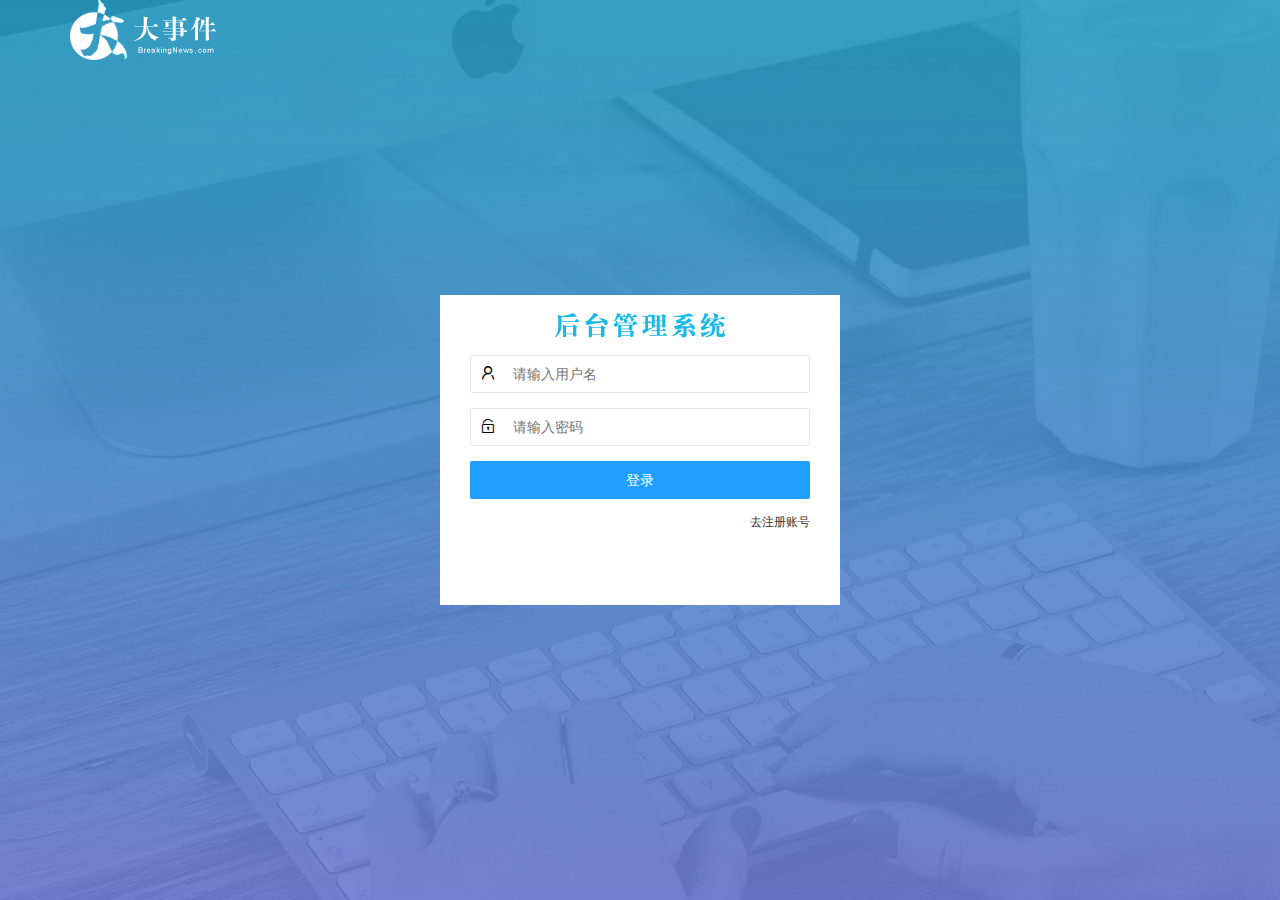
<file: login.html>
<!DOCTYPE html>
<html lang="en">

<head>
    <meta charset="UTF-8" />
    <meta name="viewport" content="width=device-width, initial-scale=1.0" />
    <title>大事件-登录/注册</title>
    <!-- 导入 LayUI 的样式 -->
    <link rel="stylesheet" href="/assets/lib/layui/css/layui.css" />
    <!-- 导入自己的样式表 -->
    <link rel="stylesheet" href="/assets/css/login.css" />
</head>

<body>
    <!-- 头部的 Logo 区域 -->
    <div class="layui-main">
        <img src="/assets/images/logo.png" alt="" />
    </div>

    <!-- 登录注册区域 -->
    <div class="loginAndRegBox">
        <div class="title-box"></div>
        <!-- 登录的div -->
        <div class="login-box">
            <!-- 用户名：lhylhylhy 密码：6666666 -->
            <!-- 登录的表单 -->

            <form class="layui-form" id="form_login">
                <!-- 用户名 -->
                <div class="layui-form-item">
                    <i class="layui-icon layui-icon-username"></i>
                    <input type="text" name="username" required lay-verify="required" placeholder="请输入用户名" autocomplete="off" class="layui-input" />
                </div>
                <!-- 密码 -->
                <div class="layui-form-item">
                    <i class="layui-icon layui-icon-password"></i>
                    <input type="password" name="password" required lay-verify="required|pwd" placeholder="请输入密码" autocomplete="off" class="layui-input" />
                </div>
                <!-- 登录按钮 -->
                <div class="layui-form-item">
                    <!-- 注意：表单提交按钮和普通按钮的区别，就是 lay-submit 属性 -->
                    <button class="layui-btn layui-btn-fluid layui-btn-normal" lay-submit>登录</button>
                </div>
                <div class="layui-form-item links">
                    <a href="javascript:;" id="link_reg">去注册账号</a>
                </div>
            </form>
        </div>
        <!-- 注册的div -->
        <div class="reg-box">
            <!-- 注册的表单 -->
            <form class="layui-form" id="form_reg">
                <!-- 用户名 -->
                <div class="layui-form-item">
                    <i class="layui-icon layui-icon-username"></i>
                    <input type="text" name="username" required lay-verify="required" placeholder="请输入用户名" autocomplete="off" class="layui-input" />
                </div>
                <!-- 密码 -->
                <div class="layui-form-item">
                    <i class="layui-icon layui-icon-password"></i>
                    <input type="password" name="password" required lay-verify="required|pwd" placeholder="请输入密码" autocomplete="off" class="layui-input" />
                </div>
                <!-- 密码确认框 -->
                <div class="layui-form-item">
                    <i class="layui-icon layui-icon-password"></i>
                    <input type="password" name="repassword" required lay-verify="required|pwd|repwd" placeholder="再次确认密码" autocomplete="off" class="layui-input" />
                </div>
                <!-- 注册按钮 -->
                <div class="layui-form-item">
                    <!-- 注意：表单提交按钮和普通按钮的区别，就是 lay-submit 属性 -->
                    <button class="layui-btn layui-btn-fluid layui-btn-normal" lay-submit>注册</button>
                </div>
                <div class="layui-form-item links">
                    <a href="javascript:;" id="link_login">去登录</a>
                </div>
            </form>
        </div>
    </div>

    <!-- 导入 Layui 的JS文件 -->
    <script src="/assets/lib/layui/layui.all.js"></script>
    <!-- 导入 JQuery -->
    <script src="/assets/lib/jquery.js"></script>
    <!-- 导入自己封装的 baseAPI.js -->
    <script src="/assets/js/baseAPI.js"></script>
    <!-- 导入自己的 JavaScript 脚本 -->
    <script src="/assets/js/login.js"></script>
</body>

</html>
</file>
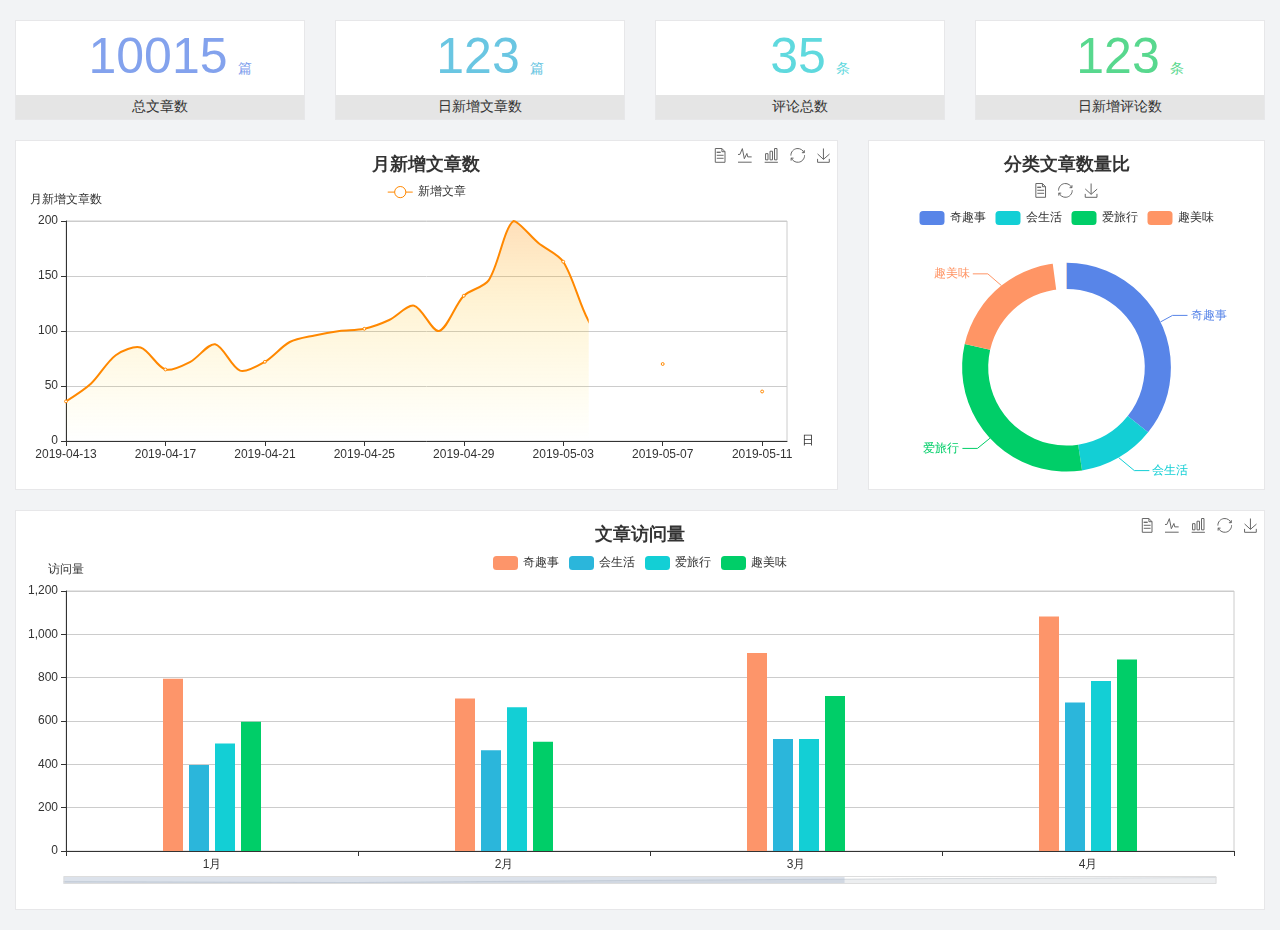
<file: home/dashboard.html>
<!DOCTYPE html>
<html lang="en">

<head>
  <meta charset="UTF-8">
  <meta name="viewport" content="width=device-width, initial-scale=1.0">
  <meta http-equiv="X-UA-Compatible" content="ie=edge">
  <title>图表统计</title>
  <link rel="stylesheet" href="../../assets/lib/bootstrap.css" />
  <link rel="stylesheet" href="../../assets/lib/main.css" />
  <script src="../../assets/lib/jquery.js"></script>
  <script type="text/javascript" src="../../assets/lib/echarts.min.js"></script>
</head>

<body>
  <div class="container-fluid">
    <div class="row spannel_list">
      <div class="col-sm-3 col-xs-6">
        <div class="spannel">
          <em>10015</em><span>篇</span>
          <b>总文章数</b>
        </div>
      </div>
      <div class="col-sm-3 col-xs-6">
        <div class="spannel scolor01">
          <em>123</em><span>篇</span>
          <b>日新增文章数</b>
        </div>
      </div>
      <div class="col-sm-3 col-xs-6">
        <div class="spannel scolor02">
          <em>35</em><span>条</span>
          <b>评论总数</b>
        </div>
      </div>
      <div class="col-sm-3 col-xs-6">
        <div class="spannel scolor03">
          <em>123</em><span>条</span>
          <b>日新增评论数</b>
        </div>
      </div>
    </div>
  </div>

  <div class="container-fluid">
    <div class="row curve-pie">
      <div class="col-lg-8 col-md-8">
        <div class="gragh_pannel" id="curve_show"></div>
      </div>
      <div class="col-lg-4 col-md-4">
        <div class="gragh_pannel" id="pie_show"></div>
      </div>
    </div>
  </div>

  <div class="container-fluid">
    <div class="column_pannel" id="column_show"></div>
  </div>

  <script>
    var oChart = echarts.init(document.getElementById('curve_show'));
    var aList_all = [
      { 'count': 36, 'date': '2019-04-13' },
      { 'count': 52, 'date': '2019-04-14' },
      { 'count': 78, 'date': '2019-04-15' },
      { 'count': 85, 'date': '2019-04-16' },
      { 'count': 65, 'date': '2019-04-17' },
      { 'count': 72, 'date': '2019-04-18' },
      { 'count': 88, 'date': '2019-04-19' },
      { 'count': 64, 'date': '2019-04-20' },
      { 'count': 72, 'date': '2019-04-21' },
      { 'count': 90, 'date': '2019-04-22' },
      { 'count': 96, 'date': '2019-04-23' },
      { 'count': 100, 'date': '2019-04-24' },
      { 'count': 102, 'date': '2019-04-25' },
      { 'count': 110, 'date': '2019-04-26' },
      { 'count': 123, 'date': '2019-04-27' },
      { 'count': 100, 'date': '2019-04-28' },
      { 'count': 132, 'date': '2019-04-29' },
      { 'count': 146, 'date': '2019-04-30' },
      { 'count': 200, 'date': '2019-05-01' },
      { 'count': 180, 'date': '2019-05-02' },
      { 'count': 163, 'date': '2019-05-03' },
      { 'count': 110, 'date': '2019-05-04' },
      { 'count': 80, 'date': '2019-05-05' },
      { 'count': 82, 'date': '2019-05-06' },
      { 'count': 70, 'date': '2019-05-07' },
      { 'count': 65, 'date': '2019-05-08' },
      { 'count': 54, 'date': '2019-05-09' },
      { 'count': 40, 'date': '2019-05-10' },
      { 'count': 45, 'date': '2019-05-11' },
      { 'count': 38, 'date': '2019-05-12' },
    ];

    let aCount = [];
    let aDate = [];

    for (var i = 0; i < aList_all.length; i++) {
      aCount.push(aList_all[i].count);
      aDate.push(aList_all[i].date);
    }

    var chartopt = {
      title: {
        text: '月新增文章数',
        left: 'center',
        top: '10'
      },
      tooltip: {
        trigger: 'axis'
      },
      legend: {
        data: ['新增文章'],
        top: '40'
      },
      toolbox: {
        show: true,
        feature: {
          mark: { show: true },
          dataView: { show: true, readOnly: false },
          magicType: { show: true, type: ['line', 'bar'] },
          restore: { show: true },
          saveAsImage: { show: true }
        }
      },
      calculable: true,
      xAxis: [
        {
          name: '日',
          type: 'category',
          boundaryGap: false,
          data: aDate
        }
      ],
      yAxis: [
        {
          name: '月新增文章数',
          type: 'value'
        }
      ],
      series: [
        {
          name: '新增文章',
          type: 'line',
          smooth: true,
          itemStyle: { normal: { areaStyle: { type: 'default' }, color: '#f80' }, lineStyle: { color: '#f80' } },
          data: aCount
        }],
      areaStyle: {
        normal: {
          color: new echarts.graphic.LinearGradient(0, 0, 0, 1, [{
            offset: 0,
            color: 'rgba(255,136,0,0.39)'
          }, {
            offset: .34,
            color: 'rgba(255,180,0,0.25)'
          }, {
            offset: 1,
            color: 'rgba(255,222,0,0.00)'
          }])

        }
      },
      grid: {
        show: true,
        x: 50,
        x2: 50,
        y: 80,
        height: 220
      }
    };

    oChart.setOption(chartopt);


    var oPie = echarts.init(document.getElementById('pie_show'));
    var oPieopt =
    {
      title: {
        top: 10,
        text: '分类文章数量比',
        x: 'center'
      },
      tooltip: {
        trigger: 'item',
        formatter: "{a} <br/>{b} : {c} ({d}%)"
      },
      color: ['#5885e8', '#13cfd5', '#00ce68', '#ff9565'],
      legend: {
        x: 'center',
        top: 65,
        data: ['奇趣事', '会生活', '爱旅行', '趣美味']
      },
      toolbox: {
        show: true,
        x: 'center',
        top: 35,
        feature: {
          mark: { show: true },
          dataView: { show: true, readOnly: false },
          magicType: {
            show: true,
            type: ['pie', 'funnel'],
            option: {
              funnel: {
                x: '25%',
                width: '50%',
                funnelAlign: 'left',
                max: 1548
              }
            }
          },
          restore: { show: true },
          saveAsImage: { show: true }
        }
      },
      calculable: true,
      series: [
        {
          name: '访问来源',
          type: 'pie',
          radius: ['45%', '60%'],
          center: ['50%', '65%'],
          data: [
            { value: 300, name: '奇趣事' },
            { value: 100, name: '会生活' },
            { value: 260, name: '爱旅行' },
            { value: 180, name: '趣美味' }
          ]
        }
      ]
    };
    oPie.setOption(oPieopt);



    var oColumn = this.echarts.init(document.getElementById('column_show'));
    var oColumnopt =
    {
      title: {
        text: '文章访问量',
        left: 'center',
        top: '10'
      },
      tooltip: {
        trigger: 'axis'
      },
      legend: {
        data: ['奇趣事', '会生活', '爱旅行', '趣美味'],
        top: '40'
      },
      toolbox: {
        show: true,
        feature: {
          mark: { show: true },
          dataView: { show: true, readOnly: false },
          magicType: { show: true, type: ['line', 'bar'] },
          restore: { show: true },
          saveAsImage: { show: true }
        }
      },
      calculable: true,
      xAxis: [
        {
          type: 'category',
          data: ['1月', '2月', '3月', '4月', '5月']
        }
      ],
      yAxis: [
        {
          name: '访问量',
          type: 'value'
        }
      ],
      series: [
        {
          name: '奇趣事',
          type: 'bar',
          barWidth: 20,
          itemStyle: {
            normal: { areaStyle: { type: 'default' }, color: '#fd956a' }
          },
          data: [800, 708, 920, 1090, 1200]
        },
        {
          name: '会生活',
          type: 'bar',
          barWidth: 20,
          itemStyle: {
            normal: { areaStyle: { type: 'default' }, color: '#2bb6db' }
          },
          data: [400, 468, 520, 690, 800]
        },
        {
          name: '爱旅行',
          type: 'bar',
          barWidth: 20,
          itemStyle: {
            normal: { areaStyle: { type: 'default' }, color: '#13cfd5' }
          },
          data: [500, 668, 520, 790, 900]
        },
        {
          name: '趣美味',
          type: 'bar',
          barWidth: 20,
          itemStyle: {
            normal: { areaStyle: { type: 'default' }, color: '#00ce68' }
          },
          data: [600, 508, 720, 890, 1000]
        }
      ],
      grid: {
        show: true,
        x: 50,
        x2: 30,
        y: 80,
        height: 260
      },
      dataZoom: [//给x轴设置滚动条
        {
          start: 0,//默认为0
          end: 100 - 1000 / 31,//默认为100
          type: 'slider',
          show: true,
          xAxisIndex: [0],
          handleSize: 0,//滑动条的 左右2个滑动条的大小
          height: 8,//组件高度
          left: 45, //左边的距离
          right: 50,//右边的距离
          bottom: 26,//右边的距离
          handleColor: '#ddd',//h滑动图标的颜色
          handleStyle: {
            borderColor: "#cacaca",
            borderWidth: "1",
            shadowBlur: 2,
            background: "#ddd",
            shadowColor: "#ddd",
          }
        }]
    };
    oColumn.setOption(oColumnopt);
  </script>
</body>

</html>
</file>
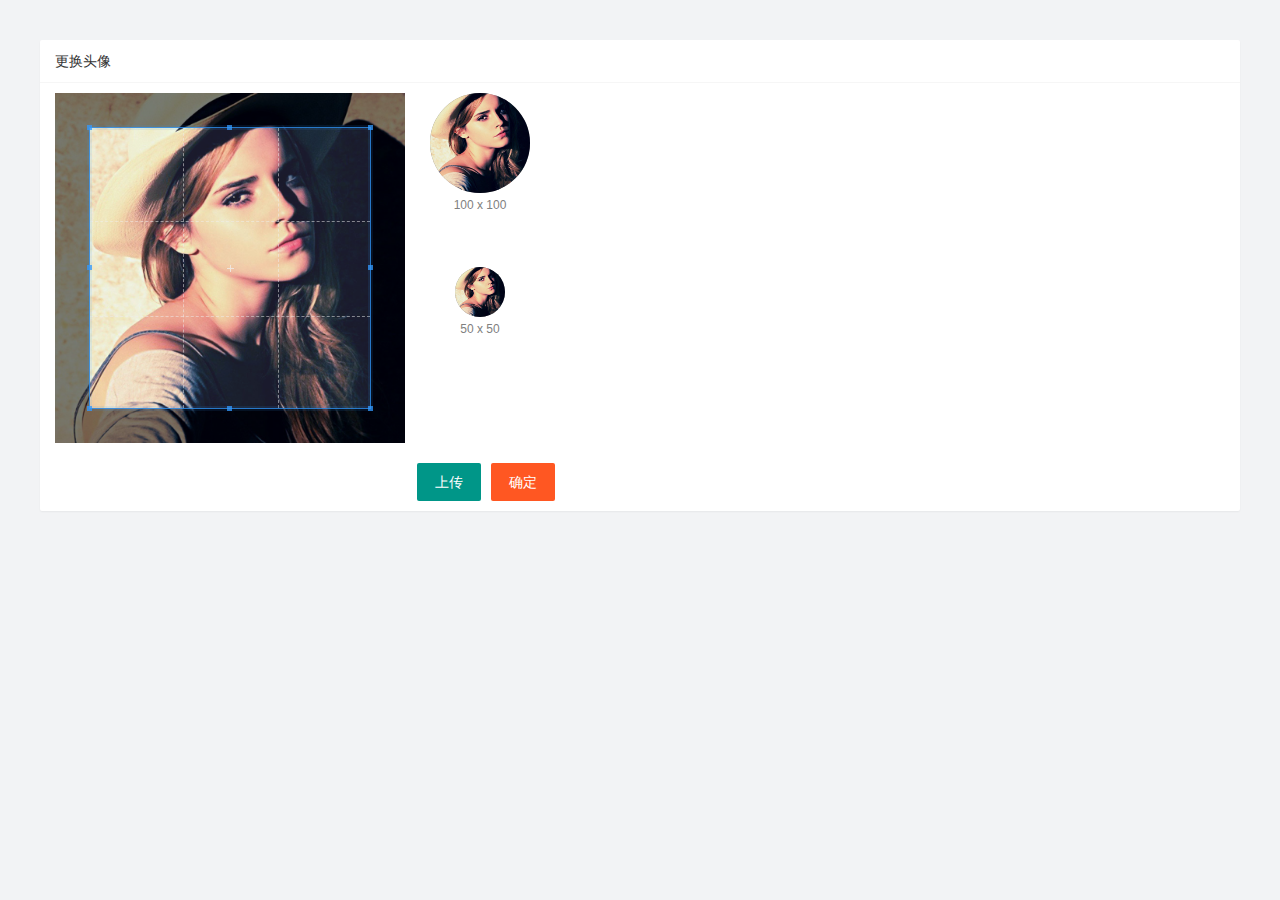
<file: user/uer_avater.html>
<!DOCTYPE html>
<html lang="en">

<head>
    <meta charset="UTF-8">
    <meta http-equiv="X-UA-Compatible" content="IE=edge">
    <meta name="viewport" content="width=device-width, initial-scale=1.0">
    <title>Document</title>
    <link rel="stylesheet" href="/assets/lib/layui/css/layui.css">
    <link rel="stylesheet" href="/assets/css/user/user_avater.css">
    <link rel="stylesheet" href="/assets/lib/cropper/cropper.css" />
</head>

<body>
    <div class="layui-card">
        <div class="layui-card-header">更换头像</div>
        <div class="layui-card-body">
            <!-- 第一行的图片裁剪和预览区域 -->
            <div class="row1">
                <!-- 图片裁剪区域 -->
                <div class="cropper-box">
                    <!-- 这个 img 标签很重要，将来会把它初始化为裁剪区域 -->
                    <img id="image" src="/assets/images/sample.jpg" />
                </div>
                <!-- 图片的预览区域 -->
                <div class="preview-box">
                    <div>
                        <!-- 宽高为 100px 的预览区域 -->
                        <div class="img-preview w100"></div>
                        <p class="size">100 x 100</p>
                    </div>
                    <div>
                        <!-- 宽高为 50px 的预览区域 -->
                        <div class="img-preview w50"></div>
                        <p class="size">50 x 50</p>
                    </div>
                </div>
            </div>

            <!-- 第二行的按钮区域 -->
            <div class="row2">
                <input type="file" accept="image/png,image/jpeg" id="iptBtn" />
                <button type="button" class="layui-btn" id="btnOne">上传</button>
                <button type="button" class="layui-btn layui-btn-danger" id="btnUpload">确定</button>
            </div>
        </div>
    </div>
    <script src="/assets/lib/layui/layui.all.js"></script>
    <script src="/assets/lib/jquery.js"></script>
    <script src="/assets/lib/cropper/Cropper.js"></script>
    <script src="/assets/lib/cropper/jquery-cropper.js"></script>
    <script src="/assets/js/baseAPI.js"></script>
    <script src="/assets/js/user/user_avater.js"></script>
</body>

</html>
</file>
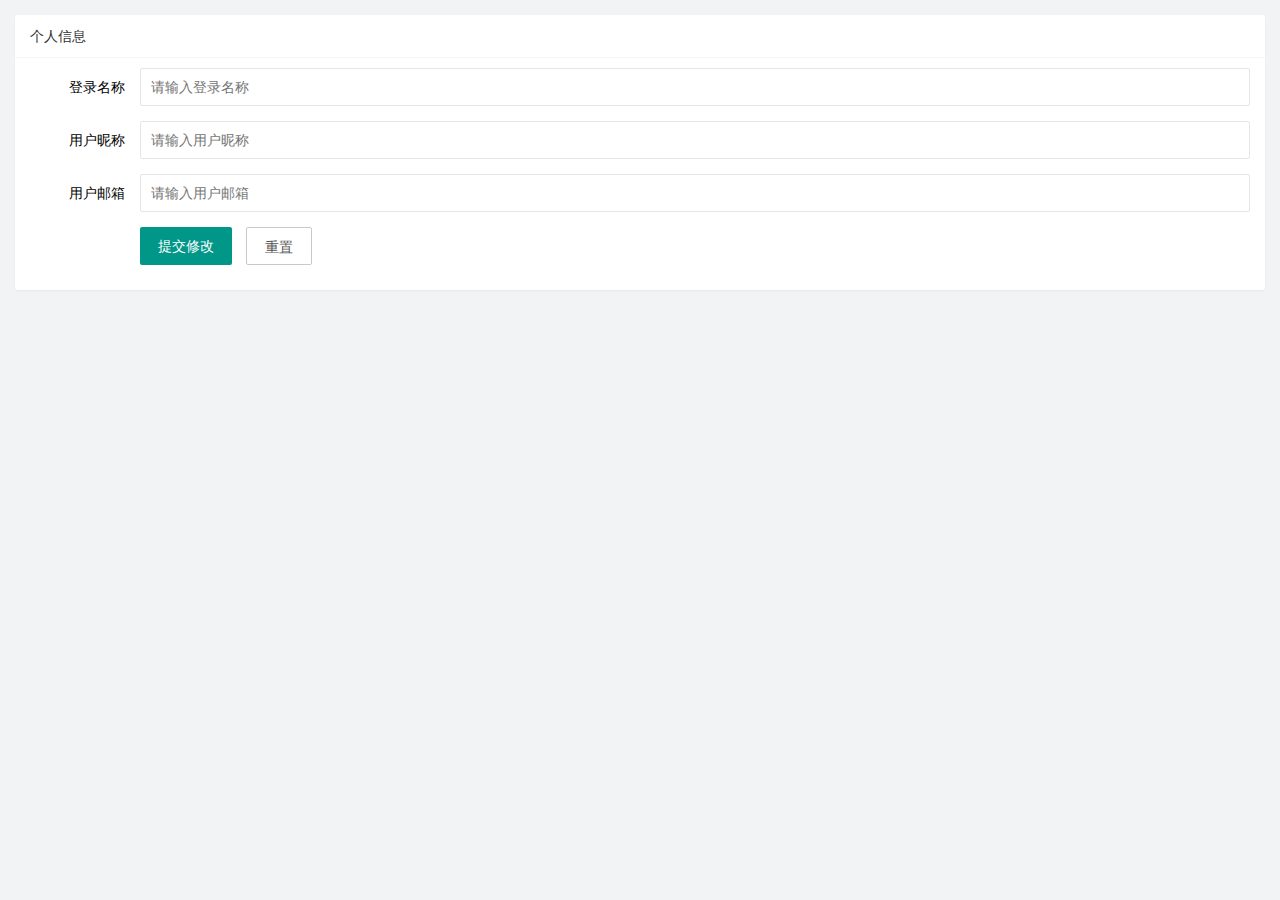
<file: user/user_info.html>
<!DOCTYPE html>
<html lang="en">

<head>
    <meta charset="UTF-8">
    <meta http-equiv="X-UA-Compatible" content="IE=edge">
    <meta name="viewport" content="width=device-width, initial-scale=1.0">
    <title>Document</title>
    <link rel="stylesheet" href="../assets/lib/layui/css/layui.css">
    <link rel="stylesheet" href="../assets/css/user/user_info.css">
</head>

<body>
    <div class="layui-card">
        <div class="layui-card-header">个人信息</div>
        <div class="layui-card-body">
            <form class="layui-form" action="" lay-filter="userInfo">
                <input type="hidden" name="id" value="">
                <div class="layui-form-item">
                    <label class="layui-form-label">登录名称</label>
                    <div class="layui-input-block">
                        <input type="text" name="username" required lay-verify="required" placeholder="请输入登录名称" autocomplete="off" class="layui-input" readonly>
                    </div>
                </div>
                <div class="layui-form-item">
                    <label class="layui-form-label">用户昵称</label>
                    <div class="layui-input-block">
                        <input type="text" name="nickname" required lay-verify="required|nickname" placeholder="请输入用户昵称" autocomplete="off" class="layui-input">
                    </div>
                </div>
                <div class="layui-form-item">
                    <label class="layui-form-label">用户邮箱</label>
                    <div class="layui-input-block">
                        <input type="text" name="email" required lay-verify="required|email" placeholder="请输入用户邮箱" autocomplete="off" class="layui-input">
                    </div>
                </div>
                <div class="layui-form-item">
                    <div class="layui-input-block">
                        <button class="layui-btn" lay-submit lay-filter="formDemo" id="submitBtn">提交修改</button>
                        <button type="reset" class="layui-btn layui-btn-primary" id="btnReset">重置</button>
                    </div>
                </div>
            </form>
        </div>
    </div>
    <script src="../assets/lib/layui/layui.all.js"></script>
    <script src="../assets/lib/jquery.js"></script>
    <script src="../assets/js/baseAPI.js"></script>
    <script src="../assets/js/user/user_info.js"></script>
</body>

</html>
</file>
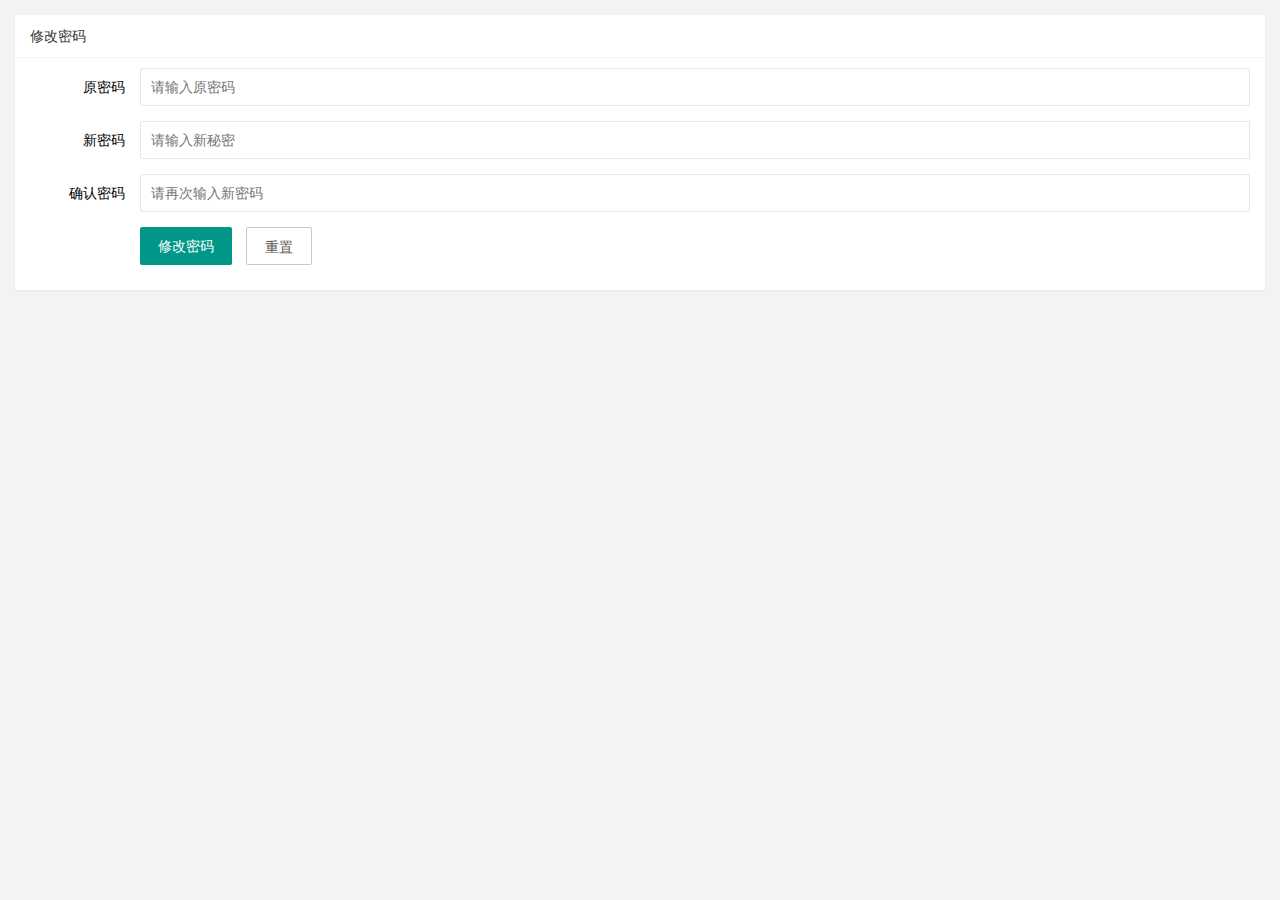
<file: user/user_pwd.html>
<!DOCTYPE html>
<html lang="en">

<head>
    <meta charset="UTF-8">
    <meta http-equiv="X-UA-Compatible" content="IE=edge">
    <meta name="viewport" content="width=device-width, initial-scale=1.0">
    <title>Document</title>
    <link rel="stylesheet" href="/assets/lib/layui/css/layui.css">
    <link rel="stylesheet" href="/assets/css/user/user_pwd.css">
</head>

<body>
    <div class="layui-card">
        <div class="layui-card-header">修改密码</div>
        <div class="layui-card-body">
            <form class="layui-form">
                <div class="layui-form-item">
                    <label class="layui-form-label">原密码</label>
                    <div class="layui-input-block">
                        <input type="password" name="oldPwd" required lay-verify="required|pwd" placeholder="请输入原密码" autocomplete="off" class="layui-input">
                    </div>
                </div>
                <div class="layui-form-item">
                    <label class="layui-form-label">新密码</label>
                    <div class="layui-input-block">
                        <input type="password" name="newPwd" required lay-verify="required|pwd|newPwd" placeholder="请输入新秘密" autocomplete="off" class="layui-input">
                    </div>
                </div>
                <div class="layui-form-item">
                    <label class="layui-form-label">确认密码</label>
                    <div class="layui-input-block">
                        <input type="password" name="reNewPwd" required lay-verify="required|pwd|rePwd" placeholder="请再次输入新密码" autocomplete="off" class="layui-input">
                    </div>
                </div>
                <div class="layui-form-item">
                    <div class="layui-input-block">
                        <button class="layui-btn" lay-submit lay-filter="formDemo">修改密码</button>
                        <button type="reset" class="layui-btn layui-btn-primary">重置</button>
                    </div>
                </div>
            </form>
        </div>
    </div>
    <script src="/assets/lib/layui/layui.all.js"></script>
    <script src="/assets/lib/jquery.js"></script>
    <script src="/assets/js/baseAPI.js"></script>
    <script src="/assets/js/user/user_pwd.js"></script>
</body>

</html>
</file>
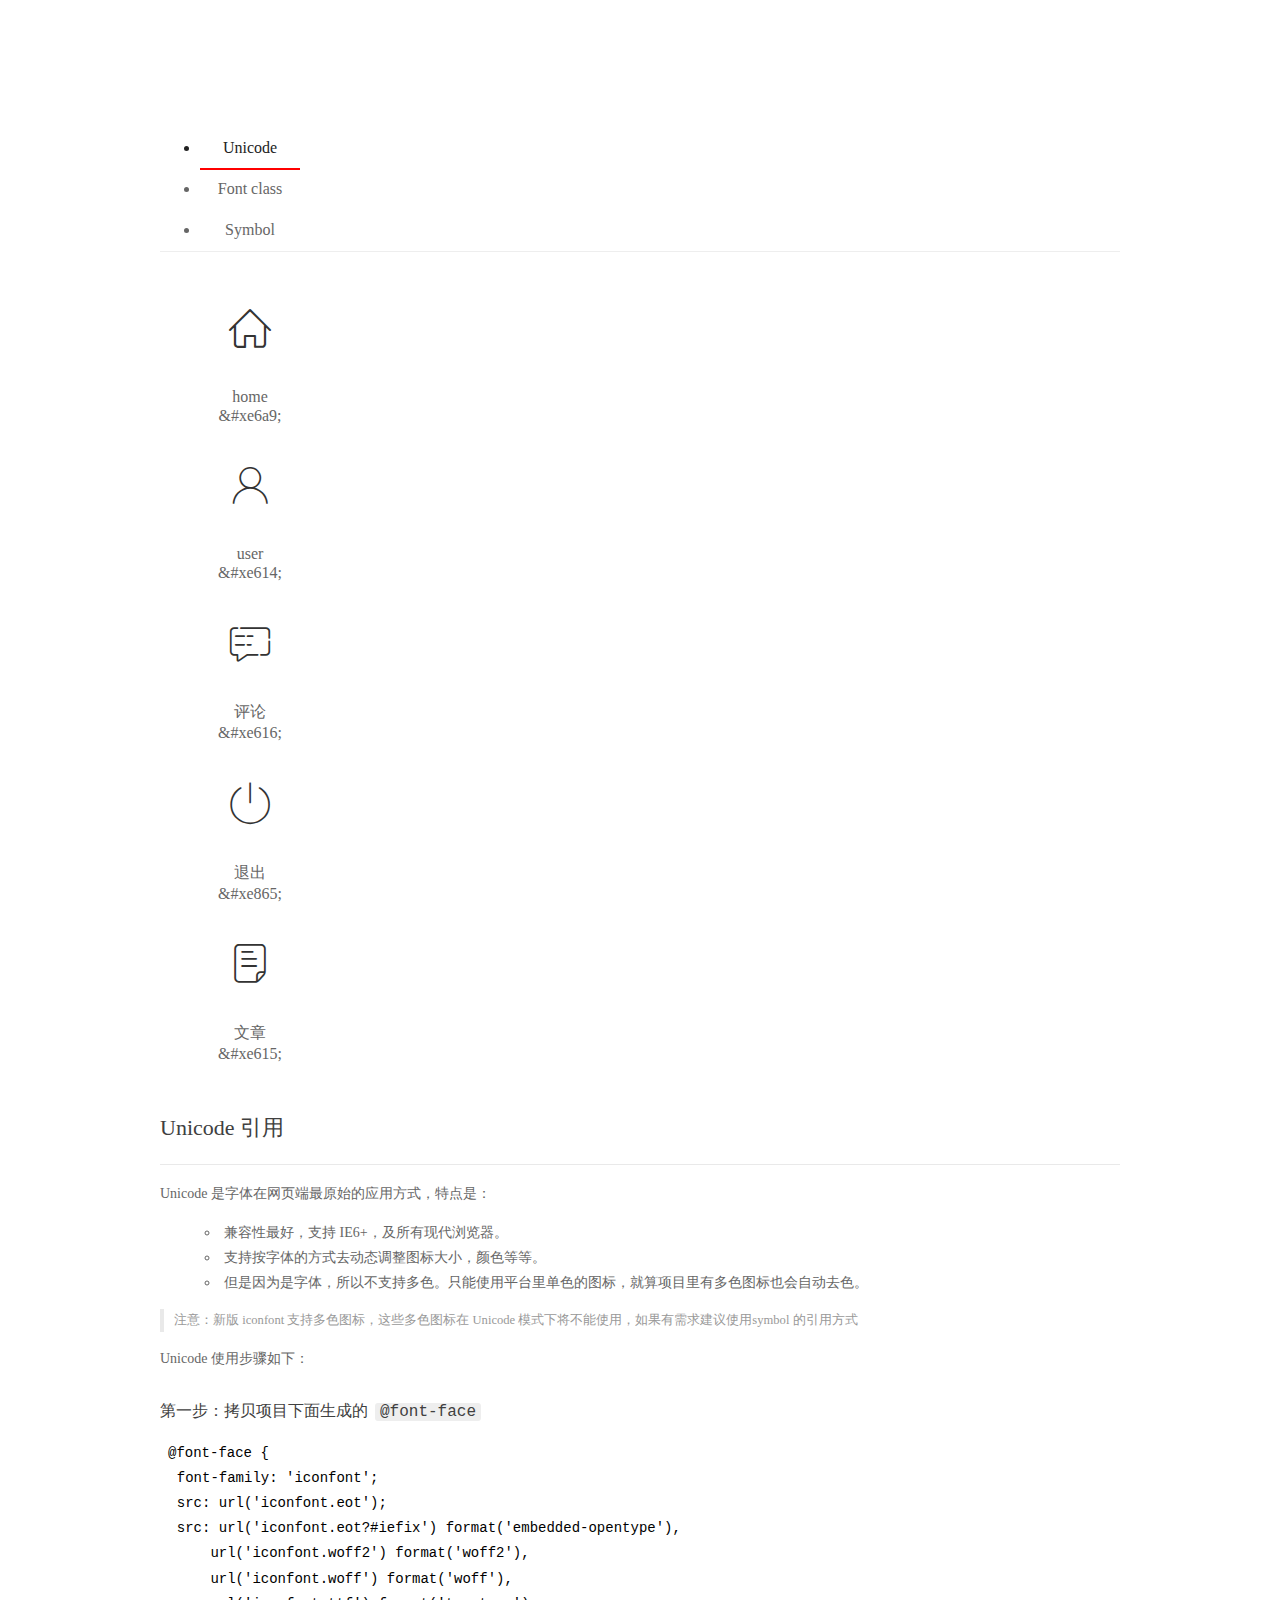
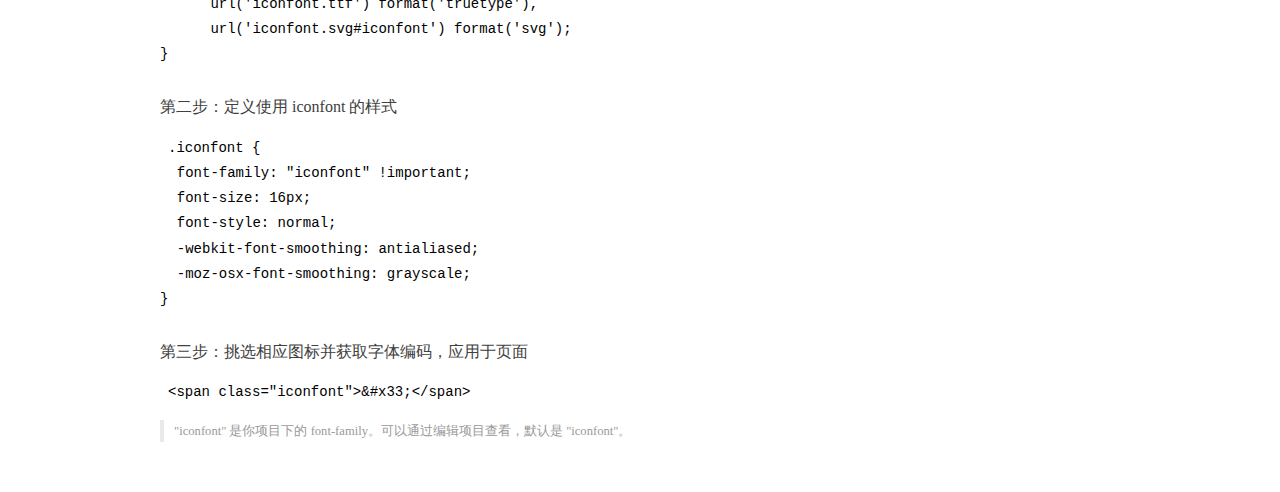
<file: assets/fonts/demo_index.html>
<!DOCTYPE html>
<html>
<head>
  <meta charset="utf-8"/>
  <title>IconFont Demo</title>
  <link rel="shortcut icon" href="https://gtms04.alicdn.com/tps/i4/TB1_oz6GVXXXXaFXpXXJDFnIXXX-64-64.ico" type="image/x-icon"/>
  <link rel="stylesheet" href="https://g.alicdn.com/thx/cube/1.3.2/cube.min.css">
  <link rel="stylesheet" href="demo.css">
  <link rel="stylesheet" href="iconfont.css">
  <script src="iconfont.js"></script>
  <!-- jQuery -->
  <script src="https://a1.alicdn.com/oss/uploads/2018/12/26/7bfddb60-08e8-11e9-9b04-53e73bb6408b.js"></script>
  <!-- 代码高亮 -->
  <script src="https://a1.alicdn.com/oss/uploads/2018/12/26/a3f714d0-08e6-11e9-8a15-ebf944d7534c.js"></script>
</head>
<body>
  <div class="main">
    <h1 class="logo"><a href="https://www.iconfont.cn/" title="iconfont 首页" target="_blank">&#xe86b;</a></h1>
    <div class="nav-tabs">
      <ul id="tabs" class="dib-box">
        <li class="dib active"><span>Unicode</span></li>
        <li class="dib"><span>Font class</span></li>
        <li class="dib"><span>Symbol</span></li>
      </ul>
      
    </div>
    <div class="tab-container">
      <div class="content unicode" style="display: block;">
          <ul class="icon_lists dib-box">
          
            <li class="dib">
              <span class="icon iconfont">&#xe6a9;</span>
                <div class="name">home</div>
                <div class="code-name">&amp;#xe6a9;</div>
              </li>
          
            <li class="dib">
              <span class="icon iconfont">&#xe614;</span>
                <div class="name">user</div>
                <div class="code-name">&amp;#xe614;</div>
              </li>
          
            <li class="dib">
              <span class="icon iconfont">&#xe616;</span>
                <div class="name">评论</div>
                <div class="code-name">&amp;#xe616;</div>
              </li>
          
            <li class="dib">
              <span class="icon iconfont">&#xe865;</span>
                <div class="name">退出</div>
                <div class="code-name">&amp;#xe865;</div>
              </li>
          
            <li class="dib">
              <span class="icon iconfont">&#xe615;</span>
                <div class="name">文章</div>
                <div class="code-name">&amp;#xe615;</div>
              </li>
          
          </ul>
          <div class="article markdown">
          <h2 id="unicode-">Unicode 引用</h2>
          <hr>

          <p>Unicode 是字体在网页端最原始的应用方式，特点是：</p>
          <ul>
            <li>兼容性最好，支持 IE6+，及所有现代浏览器。</li>
            <li>支持按字体的方式去动态调整图标大小，颜色等等。</li>
            <li>但是因为是字体，所以不支持多色。只能使用平台里单色的图标，就算项目里有多色图标也会自动去色。</li>
          </ul>
          <blockquote>
            <p>注意：新版 iconfont 支持多色图标，这些多色图标在 Unicode 模式下将不能使用，如果有需求建议使用symbol 的引用方式</p>
          </blockquote>
          <p>Unicode 使用步骤如下：</p>
          <h3 id="-font-face">第一步：拷贝项目下面生成的 <code>@font-face</code></h3>
<pre><code class="language-css"
>@font-face {
  font-family: 'iconfont';
  src: url('iconfont.eot');
  src: url('iconfont.eot?#iefix') format('embedded-opentype'),
      url('iconfont.woff2') format('woff2'),
      url('iconfont.woff') format('woff'),
      url('iconfont.ttf') format('truetype'),
      url('iconfont.svg#iconfont') format('svg');
}
</code></pre>
          <h3 id="-iconfont-">第二步：定义使用 iconfont 的样式</h3>
<pre><code class="language-css"
>.iconfont {
  font-family: "iconfont" !important;
  font-size: 16px;
  font-style: normal;
  -webkit-font-smoothing: antialiased;
  -moz-osx-font-smoothing: grayscale;
}
</code></pre>
          <h3 id="-">第三步：挑选相应图标并获取字体编码，应用于页面</h3>
<pre>
<code class="language-html"
>&lt;span class="iconfont"&gt;&amp;#x33;&lt;/span&gt;
</code></pre>
          <blockquote>
            <p>"iconfont" 是你项目下的 font-family。可以通过编辑项目查看，默认是 "iconfont"。</p>
          </blockquote>
          </div>
      </div>
      <div class="content font-class">
        <ul class="icon_lists dib-box">
          
          <li class="dib">
            <span class="icon iconfont icon-home"></span>
            <div class="name">
              home
            </div>
            <div class="code-name">.icon-home
            </div>
          </li>
          
          <li class="dib">
            <span class="icon iconfont icon-user"></span>
            <div class="name">
              user
            </div>
            <div class="code-name">.icon-user
            </div>
          </li>
          
          <li class="dib">
            <span class="icon iconfont icon-pinglun"></span>
            <div class="name">
              评论
            </div>
            <div class="code-name">.icon-pinglun
            </div>
          </li>
          
          <li class="dib">
            <span class="icon iconfont icon-tuichu"></span>
            <div class="name">
              退出
            </div>
            <div class="code-name">.icon-tuichu
            </div>
          </li>
          
          <li class="dib">
            <span class="icon iconfont icon-16"></span>
            <div class="name">
              文章
            </div>
            <div class="code-name">.icon-16
            </div>
          </li>
          
        </ul>
        <div class="article markdown">
        <h2 id="font-class-">font-class 引用</h2>
        <hr>

        <p>font-class 是 Unicode 使用方式的一种变种，主要是解决 Unicode 书写不直观，语意不明确的问题。</p>
        <p>与 Unicode 使用方式相比，具有如下特点：</p>
        <ul>
          <li>兼容性良好，支持 IE8+，及所有现代浏览器。</li>
          <li>相比于 Unicode 语意明确，书写更直观。可以很容易分辨这个 icon 是什么。</li>
          <li>因为使用 class 来定义图标，所以当要替换图标时，只需要修改 class 里面的 Unicode 引用。</li>
          <li>不过因为本质上还是使用的字体，所以多色图标还是不支持的。</li>
        </ul>
        <p>使用步骤如下：</p>
        <h3 id="-fontclass-">第一步：引入项目下面生成的 fontclass 代码：</h3>
<pre><code class="language-html">&lt;link rel="stylesheet" href="./iconfont.css"&gt;
</code></pre>
        <h3 id="-">第二步：挑选相应图标并获取类名，应用于页面：</h3>
<pre><code class="language-html">&lt;span class="iconfont icon-xxx"&gt;&lt;/span&gt;
</code></pre>
        <blockquote>
          <p>"
            iconfont" 是你项目下的 font-family。可以通过编辑项目查看，默认是 "iconfont"。</p>
        </blockquote>
      </div>
      </div>
      <div class="content symbol">
          <ul class="icon_lists dib-box">
          
            <li class="dib">
                <svg class="icon svg-icon" aria-hidden="true">
                  <use xlink:href="#icon-home"></use>
                </svg>
                <div class="name">home</div>
                <div class="code-name">#icon-home</div>
            </li>
          
            <li class="dib">
                <svg class="icon svg-icon" aria-hidden="true">
                  <use xlink:href="#icon-user"></use>
                </svg>
                <div class="name">user</div>
                <div class="code-name">#icon-user</div>
            </li>
          
            <li class="dib">
                <svg class="icon svg-icon" aria-hidden="true">
                  <use xlink:href="#icon-pinglun"></use>
                </svg>
                <div class="name">评论</div>
                <div class="code-name">#icon-pinglun</div>
            </li>
          
            <li class="dib">
                <svg class="icon svg-icon" aria-hidden="true">
                  <use xlink:href="#icon-tuichu"></use>
                </svg>
                <div class="name">退出</div>
                <div class="code-name">#icon-tuichu</div>
            </li>
          
            <li class="dib">
                <svg class="icon svg-icon" aria-hidden="true">
                  <use xlink:href="#icon-16"></use>
                </svg>
                <div class="name">文章</div>
                <div class="code-name">#icon-16</div>
            </li>
          
          </ul>
          <div class="article markdown">
          <h2 id="symbol-">Symbol 引用</h2>
          <hr>

          <p>这是一种全新的使用方式，应该说这才是未来的主流，也是平台目前推荐的用法。相关介绍可以参考这篇<a href="">文章</a>
            这种用法其实是做了一个 SVG 的集合，与另外两种相比具有如下特点：</p>
          <ul>
            <li>支持多色图标了，不再受单色限制。</li>
            <li>通过一些技巧，支持像字体那样，通过 <code>font-size</code>, <code>color</code> 来调整样式。</li>
            <li>兼容性较差，支持 IE9+，及现代浏览器。</li>
            <li>浏览器渲染 SVG 的性能一般，还不如 png。</li>
          </ul>
          <p>使用步骤如下：</p>
          <h3 id="-symbol-">第一步：引入项目下面生成的 symbol 代码：</h3>
<pre><code class="language-html">&lt;script src="./iconfont.js"&gt;&lt;/script&gt;
</code></pre>
          <h3 id="-css-">第二步：加入通用 CSS 代码（引入一次就行）：</h3>
<pre><code class="language-html">&lt;style&gt;
.icon {
  width: 1em;
  height: 1em;
  vertical-align: -0.15em;
  fill: currentColor;
  overflow: hidden;
}
&lt;/style&gt;
</code></pre>
          <h3 id="-">第三步：挑选相应图标并获取类名，应用于页面：</h3>
<pre><code class="language-html">&lt;svg class="icon" aria-hidden="true"&gt;
  &lt;use xlink:href="#icon-xxx"&gt;&lt;/use&gt;
&lt;/svg&gt;
</code></pre>
          </div>
      </div>

    </div>
  </div>
  <script>
  $(document).ready(function () {
      $('.tab-container .content:first').show()

      $('#tabs li').click(function (e) {
        var tabContent = $('.tab-container .content')
        var index = $(this).index()

        if ($(this).hasClass('active')) {
          return
        } else {
          $('#tabs li').removeClass('active')
          $(this).addClass('active')

          tabContent.hide().eq(index).fadeIn()
        }
      })
    })
  </script>
</body>
</html>
</file>
<file: assets/lib/layui/css/layui.css>
/** layui-v2.5.5 MIT License By https://www.layui.com */
 .layui-inline,img{display:inline-block;vertical-align:middle}h1,h2,h3,h4,h5,h6{font-weight:400}.layui-edge,.layui-header,.layui-inline,.layui-main{position:relative}.layui-body,.layui-edge,.layui-elip{overflow:hidden}.layui-btn,.layui-edge,.layui-inline,img{vertical-align:middle}.layui-btn,.layui-disabled,.layui-icon,.layui-unselect{-moz-user-select:none;-webkit-user-select:none;-ms-user-select:none}.layui-elip,.layui-form-checkbox span,.layui-form-pane .layui-form-label{text-overflow:ellipsis;white-space:nowrap}.layui-breadcrumb,.layui-tree-btnGroup{visibility:hidden}blockquote,body,button,dd,div,dl,dt,form,h1,h2,h3,h4,h5,h6,input,li,ol,p,pre,td,textarea,th,ul{margin:0;padding:0;-webkit-tap-highlight-color:rgba(0,0,0,0)}a:active,a:hover{outline:0}img{border:none}li{list-style:none}table{border-collapse:collapse;border-spacing:0}h4,h5,h6{font-size:100%}button,input,optgroup,option,select,textarea{font-family:inherit;font-size:inherit;font-style:inherit;font-weight:inherit;outline:0}pre{white-space:pre-wrap;white-space:-moz-pre-wrap;white-space:-pre-wrap;white-space:-o-pre-wrap;word-wrap:break-word}body{line-height:24px;font:14px Helvetica Neue,Helvetica,PingFang SC,Tahoma,Arial,sans-serif}hr{height:1px;margin:10px 0;border:0;clear:both}a{color:#333;text-decoration:none}a:hover{color:#777}a cite{font-style:normal;*cursor:pointer}.layui-border-box,.layui-border-box *{box-sizing:border-box}.layui-box,.layui-box *{box-sizing:content-box}.layui-clear{clear:both;*zoom:1}.layui-clear:after{content:'\20';clear:both;*zoom:1;display:block;height:0}.layui-inline{*display:inline;*zoom:1}.layui-edge{display:inline-block;width:0;height:0;border-width:6px;border-style:dashed;border-color:transparent}.layui-edge-top{top:-4px;border-bottom-color:#999;border-bottom-style:solid}.layui-edge-right{border-left-color:#999;border-left-style:solid}.layui-edge-bottom{top:2px;border-top-color:#999;border-top-style:solid}.layui-edge-left{border-right-color:#999;border-right-style:solid}.layui-disabled,.layui-disabled:hover{color:#d2d2d2!important;cursor:not-allowed!important}.layui-circle{border-radius:100%}.layui-show{display:block!important}.layui-hide{display:none!important}@font-face{font-family:layui-icon;src:url(../font/iconfont.eot?v=250);src:url(../font/iconfont.eot?v=250#iefix) format('embedded-opentype'),url(../font/iconfont.woff2?v=250) format('woff2'),url(../font/iconfont.woff?v=250) format('woff'),url(../font/iconfont.ttf?v=250) format('truetype'),url(../font/iconfont.svg?v=250#layui-icon) format('svg')}.layui-icon{font-family:layui-icon!important;font-size:16px;font-style:normal;-webkit-font-smoothing:antialiased;-moz-osx-font-smoothing:grayscale}.layui-icon-reply-fill:before{content:"\e611"}.layui-icon-set-fill:before{content:"\e614"}.layui-icon-menu-fill:before{content:"\e60f"}.layui-icon-search:before{content:"\e615"}.layui-icon-share:before{content:"\e641"}.layui-icon-set-sm:before{content:"\e620"}.layui-icon-engine:before{content:"\e628"}.layui-icon-close:before{content:"\1006"}.layui-icon-close-fill:before{content:"\1007"}.layui-icon-chart-screen:before{content:"\e629"}.layui-icon-star:before{content:"\e600"}.layui-icon-circle-dot:before{content:"\e617"}.layui-icon-chat:before{content:"\e606"}.layui-icon-release:before{content:"\e609"}.layui-icon-list:before{content:"\e60a"}.layui-icon-chart:before{content:"\e62c"}.layui-icon-ok-circle:before{content:"\1005"}.layui-icon-layim-theme:before{content:"\e61b"}.layui-icon-table:before{content:"\e62d"}.layui-icon-right:before{content:"\e602"}.layui-icon-left:before{content:"\e603"}.layui-icon-cart-simple:before{content:"\e698"}.layui-icon-face-cry:before{content:"\e69c"}.layui-icon-face-smile:before{content:"\e6af"}.layui-icon-survey:before{content:"\e6b2"}.layui-icon-tree:before{content:"\e62e"}.layui-icon-upload-circle:before{content:"\e62f"}.layui-icon-add-circle:before{content:"\e61f"}.layui-icon-download-circle:before{content:"\e601"}.layui-icon-templeate-1:before{content:"\e630"}.layui-icon-util:before{content:"\e631"}.layui-icon-face-surprised:before{content:"\e664"}.layui-icon-edit:before{content:"\e642"}.layui-icon-speaker:before{content:"\e645"}.layui-icon-down:before{content:"\e61a"}.layui-icon-file:before{content:"\e621"}.layui-icon-layouts:before{content:"\e632"}.layui-icon-rate-half:before{content:"\e6c9"}.layui-icon-add-circle-fine:before{content:"\e608"}.layui-icon-prev-circle:before{content:"\e633"}.layui-icon-read:before{content:"\e705"}.layui-icon-404:before{content:"\e61c"}.layui-icon-carousel:before{content:"\e634"}.layui-icon-help:before{content:"\e607"}.layui-icon-code-circle:before{content:"\e635"}.layui-icon-water:before{content:"\e636"}.layui-icon-username:before{content:"\e66f"}.layui-icon-find-fill:before{content:"\e670"}.layui-icon-about:before{content:"\e60b"}.layui-icon-location:before{content:"\e715"}.layui-icon-up:before{content:"\e619"}.layui-icon-pause:before{content:"\e651"}.layui-icon-date:before{content:"\e637"}.layui-icon-layim-uploadfile:before{content:"\e61d"}.layui-icon-delete:before{content:"\e640"}.layui-icon-play:before{content:"\e652"}.layui-icon-top:before{content:"\e604"}.layui-icon-friends:before{content:"\e612"}.layui-icon-refresh-3:before{content:"\e9aa"}.layui-icon-ok:before{content:"\e605"}.layui-icon-layer:before{content:"\e638"}.layui-icon-face-smile-fine:before{content:"\e60c"}.layui-icon-dollar:before{content:"\e659"}.layui-icon-group:before{content:"\e613"}.layui-icon-layim-download:before{content:"\e61e"}.layui-icon-picture-fine:before{content:"\e60d"}.layui-icon-link:before{content:"\e64c"}.layui-icon-diamond:before{content:"\e735"}.layui-icon-log:before{content:"\e60e"}.layui-icon-rate-solid:before{content:"\e67a"}.layui-icon-fonts-del:before{content:"\e64f"}.layui-icon-unlink:before{content:"\e64d"}.layui-icon-fonts-clear:before{content:"\e639"}.layui-icon-triangle-r:before{content:"\e623"}.layui-icon-circle:before{content:"\e63f"}.layui-icon-radio:before{content:"\e643"}.layui-icon-align-center:before{content:"\e647"}.layui-icon-align-right:before{content:"\e648"}.layui-icon-align-left:before{content:"\e649"}.layui-icon-loading-1:before{content:"\e63e"}.layui-icon-return:before{content:"\e65c"}.layui-icon-fonts-strong:before{content:"\e62b"}.layui-icon-upload:before{content:"\e67c"}.layui-icon-dialogue:before{content:"\e63a"}.layui-icon-video:before{content:"\e6ed"}.layui-icon-headset:before{content:"\e6fc"}.layui-icon-cellphone-fine:before{content:"\e63b"}.layui-icon-add-1:before{content:"\e654"}.layui-icon-face-smile-b:before{content:"\e650"}.layui-icon-fonts-html:before{content:"\e64b"}.layui-icon-form:before{content:"\e63c"}.layui-icon-cart:before{content:"\e657"}.layui-icon-camera-fill:before{content:"\e65d"}.layui-icon-tabs:before{content:"\e62a"}.layui-icon-fonts-code:before{content:"\e64e"}.layui-icon-fire:before{content:"\e756"}.layui-icon-set:before{content:"\e716"}.layui-icon-fonts-u:before{content:"\e646"}.layui-icon-triangle-d:before{content:"\e625"}.layui-icon-tips:before{content:"\e702"}.layui-icon-picture:before{content:"\e64a"}.layui-icon-more-vertical:before{content:"\e671"}.layui-icon-flag:before{content:"\e66c"}.layui-icon-loading:before{content:"\e63d"}.layui-icon-fonts-i:before{content:"\e644"}.layui-icon-refresh-1:before{content:"\e666"}.layui-icon-rmb:before{content:"\e65e"}.layui-icon-home:before{content:"\e68e"}.layui-icon-user:before{content:"\e770"}.layui-icon-notice:before{content:"\e667"}.layui-icon-login-weibo:before{content:"\e675"}.layui-icon-voice:before{content:"\e688"}.layui-icon-upload-drag:before{content:"\e681"}.layui-icon-login-qq:before{content:"\e676"}.layui-icon-snowflake:before{content:"\e6b1"}.layui-icon-file-b:before{content:"\e655"}.layui-icon-template:before{content:"\e663"}.layui-icon-auz:before{content:"\e672"}.layui-icon-console:before{content:"\e665"}.layui-icon-app:before{content:"\e653"}.layui-icon-prev:before{content:"\e65a"}.layui-icon-website:before{content:"\e7ae"}.layui-icon-next:before{content:"\e65b"}.layui-icon-component:before{content:"\e857"}.layui-icon-more:before{content:"\e65f"}.layui-icon-login-wechat:before{content:"\e677"}.layui-icon-shrink-right:before{content:"\e668"}.layui-icon-spread-left:before{content:"\e66b"}.layui-icon-camera:before{content:"\e660"}.layui-icon-note:before{content:"\e66e"}.layui-icon-refresh:before{content:"\e669"}.layui-icon-female:before{content:"\e661"}.layui-icon-male:before{content:"\e662"}.layui-icon-password:before{content:"\e673"}.layui-icon-senior:before{content:"\e674"}.layui-icon-theme:before{content:"\e66a"}.layui-icon-tread:before{content:"\e6c5"}.layui-icon-praise:before{content:"\e6c6"}.layui-icon-star-fill:before{content:"\e658"}.layui-icon-rate:before{content:"\e67b"}.layui-icon-template-1:before{content:"\e656"}.layui-icon-vercode:before{content:"\e679"}.layui-icon-cellphone:before{content:"\e678"}.layui-icon-screen-full:before{content:"\e622"}.layui-icon-screen-restore:before{content:"\e758"}.layui-icon-cols:before{content:"\e610"}.layui-icon-export:before{content:"\e67d"}.layui-icon-print:before{content:"\e66d"}.layui-icon-slider:before{content:"\e714"}.layui-icon-addition:before{content:"\e624"}.layui-icon-subtraction:before{content:"\e67e"}.layui-icon-service:before{content:"\e626"}.layui-icon-transfer:before{content:"\e691"}.layui-main{width:1140px;margin:0 auto}.layui-header{z-index:1000;height:60px}.layui-header a:hover{transition:all .5s;-webkit-transition:all .5s}.layui-side{position:fixed;left:0;top:0;bottom:0;z-index:999;width:200px;overflow-x:hidden}.layui-side-scroll{position:relative;width:220px;height:100%;overflow-x:hidden}.layui-body{position:absolute;left:200px;right:0;top:0;bottom:0;z-index:998;width:auto;overflow-y:auto;box-sizing:border-box}.layui-layout-body{overflow:hidden}.layui-layout-admin .layui-header{background-color:#23262E}.layui-layout-admin .layui-side{top:60px;width:200px;overflow-x:hidden}.layui-layout-admin .layui-body{position:fixed;top:60px;bottom:44px}.layui-layout-admin .layui-main{width:auto;margin:0 15px}.layui-layout-admin .layui-footer{position:fixed;left:200px;right:0;bottom:0;height:44px;line-height:44px;padding:0 15px;background-color:#eee}.layui-layout-admin .layui-logo{position:absolute;left:0;top:0;width:200px;height:100%;line-height:60px;text-align:center;color:#009688;font-size:16px}.layui-layout-admin .layui-header .layui-nav{background:0 0}.layui-layout-left{position:absolute!important;left:200px;top:0}.layui-layout-right{position:absolute!important;right:0;top:0}.layui-container{position:relative;margin:0 auto;padding:0 15px;box-sizing:border-box}.layui-fluid{position:relative;margin:0 auto;padding:0 15px}.layui-row:after,.layui-row:before{content:'';display:block;clear:both}.layui-col-lg1,.layui-col-lg10,.layui-col-lg11,.layui-col-lg12,.layui-col-lg2,.layui-col-lg3,.layui-col-lg4,.layui-col-lg5,.layui-col-lg6,.layui-col-lg7,.layui-col-lg8,.layui-col-lg9,.layui-col-md1,.layui-col-md10,.layui-col-md11,.layui-col-md12,.layui-col-md2,.layui-col-md3,.layui-col-md4,.layui-col-md5,.layui-col-md6,.layui-col-md7,.layui-col-md8,.layui-col-md9,.layui-col-sm1,.layui-col-sm10,.layui-col-sm11,.layui-col-sm12,.layui-col-sm2,.layui-col-sm3,.layui-col-sm4,.layui-col-sm5,.layui-col-sm6,.layui-col-sm7,.layui-col-sm8,.layui-col-sm9,.layui-col-xs1,.layui-col-xs10,.layui-col-xs11,.layui-col-xs12,.layui-col-xs2,.layui-col-xs3,.layui-col-xs4,.layui-col-xs5,.layui-col-xs6,.layui-col-xs7,.layui-col-xs8,.layui-col-xs9{position:relative;display:block;box-sizing:border-box}.layui-col-xs1,.layui-col-xs10,.layui-col-xs11,.layui-col-xs12,.layui-col-xs2,.layui-col-xs3,.layui-col-xs4,.layui-col-xs5,.layui-col-xs6,.layui-col-xs7,.layui-col-xs8,.layui-col-xs9{float:left}.layui-col-xs1{width:8.33333333%}.layui-col-xs2{width:16.66666667%}.layui-col-xs3{width:25%}.layui-col-xs4{width:33.33333333%}.layui-col-xs5{width:41.66666667%}.layui-col-xs6{width:50%}.layui-col-xs7{width:58.33333333%}.layui-col-xs8{width:66.66666667%}.layui-col-xs9{width:75%}.layui-col-xs10{width:83.33333333%}.layui-col-xs11{width:91.66666667%}.layui-col-xs12{width:100%}.layui-col-xs-offset1{margin-left:8.33333333%}.layui-col-xs-offset2{margin-left:16.66666667%}.layui-col-xs-offset3{margin-left:25%}.layui-col-xs-offset4{margin-left:33.33333333%}.layui-col-xs-offset5{margin-left:41.66666667%}.layui-col-xs-offset6{margin-left:50%}.layui-col-xs-offset7{margin-left:58.33333333%}.layui-col-xs-offset8{margin-left:66.66666667%}.layui-col-xs-offset9{margin-left:75%}.layui-col-xs-offset10{margin-left:83.33333333%}.layui-col-xs-offset11{margin-left:91.66666667%}.layui-col-xs-offset12{margin-left:100%}@media screen and (max-width:768px){.layui-hide-xs{display:none!important}.layui-show-xs-block{display:block!important}.layui-show-xs-inline{display:inline!important}.layui-show-xs-inline-block{display:inline-block!important}}@media screen and (min-width:768px){.layui-container{width:750px}.layui-hide-sm{display:none!important}.layui-show-sm-block{display:block!important}.layui-show-sm-inline{display:inline!important}.layui-show-sm-inline-block{display:inline-block!important}.layui-col-sm1,.layui-col-sm10,.layui-col-sm11,.layui-col-sm12,.layui-col-sm2,.layui-col-sm3,.layui-col-sm4,.layui-col-sm5,.layui-col-sm6,.layui-col-sm7,.layui-col-sm8,.layui-col-sm9{float:left}.layui-col-sm1{width:8.33333333%}.layui-col-sm2{width:16.66666667%}.layui-col-sm3{width:25%}.layui-col-sm4{width:33.33333333%}.layui-col-sm5{width:41.66666667%}.layui-col-sm6{width:50%}.layui-col-sm7{width:58.33333333%}.layui-col-sm8{width:66.66666667%}.layui-col-sm9{width:75%}.layui-col-sm10{width:83.33333333%}.layui-col-sm11{width:91.66666667%}.layui-col-sm12{width:100%}.layui-col-sm-offset1{margin-left:8.33333333%}.layui-col-sm-offset2{margin-left:16.66666667%}.layui-col-sm-offset3{margin-left:25%}.layui-col-sm-offset4{margin-left:33.33333333%}.layui-col-sm-offset5{margin-left:41.66666667%}.layui-col-sm-offset6{margin-left:50%}.layui-col-sm-offset7{margin-left:58.33333333%}.layui-col-sm-offset8{margin-left:66.66666667%}.layui-col-sm-offset9{margin-left:75%}.layui-col-sm-offset10{margin-left:83.33333333%}.layui-col-sm-offset11{margin-left:91.66666667%}.layui-col-sm-offset12{margin-left:100%}}@media screen and (min-width:992px){.layui-container{width:970px}.layui-hide-md{display:none!important}.layui-show-md-block{display:block!important}.layui-show-md-inline{display:inline!important}.layui-show-md-inline-block{display:inline-block!important}.layui-col-md1,.layui-col-md10,.layui-col-md11,.layui-col-md12,.layui-col-md2,.layui-col-md3,.layui-col-md4,.layui-col-md5,.layui-col-md6,.layui-col-md7,.layui-col-md8,.layui-col-md9{float:left}.layui-col-md1{width:8.33333333%}.layui-col-md2{width:16.66666667%}.layui-col-md3{width:25%}.layui-col-md4{width:33.33333333%}.layui-col-md5{width:41.66666667%}.layui-col-md6{width:50%}.layui-col-md7{width:58.33333333%}.layui-col-md8{width:66.66666667%}.layui-col-md9{width:75%}.layui-col-md10{width:83.33333333%}.layui-col-md11{width:91.66666667%}.layui-col-md12{width:100%}.layui-col-md-offset1{margin-left:8.33333333%}.layui-col-md-offset2{margin-left:16.66666667%}.layui-col-md-offset3{margin-left:25%}.layui-col-md-offset4{margin-left:33.33333333%}.layui-col-md-offset5{margin-left:41.66666667%}.layui-col-md-offset6{margin-left:50%}.layui-col-md-offset7{margin-left:58.33333333%}.layui-col-md-offset8{margin-left:66.66666667%}.layui-col-md-offset9{margin-left:75%}.layui-col-md-offset10{margin-left:83.33333333%}.layui-col-md-offset11{margin-left:91.66666667%}.layui-col-md-offset12{margin-left:100%}}@media screen and (min-width:1200px){.layui-container{width:1170px}.layui-hide-lg{display:none!important}.layui-show-lg-block{display:block!important}.layui-show-lg-inline{display:inline!important}.layui-show-lg-inline-block{display:inline-block!important}.layui-col-lg1,.layui-col-lg10,.layui-col-lg11,.layui-col-lg12,.layui-col-lg2,.layui-col-lg3,.layui-col-lg4,.layui-col-lg5,.layui-col-lg6,.layui-col-lg7,.layui-col-lg8,.layui-col-lg9{float:left}.layui-col-lg1{width:8.33333333%}.layui-col-lg2{width:16.66666667%}.layui-col-lg3{width:25%}.layui-col-lg4{width:33.33333333%}.layui-col-lg5{width:41.66666667%}.layui-col-lg6{width:50%}.layui-col-lg7{width:58.33333333%}.layui-col-lg8{width:66.66666667%}.layui-col-lg9{width:75%}.layui-col-lg10{width:83.33333333%}.layui-col-lg11{width:91.66666667%}.layui-col-lg12{width:100%}.layui-col-lg-offset1{margin-left:8.33333333%}.layui-col-lg-offset2{margin-left:16.66666667%}.layui-col-lg-offset3{margin-left:25%}.layui-col-lg-offset4{margin-left:33.33333333%}.layui-col-lg-offset5{margin-left:41.66666667%}.layui-col-lg-offset6{margin-left:50%}.layui-col-lg-offset7{margin-left:58.33333333%}.layui-col-lg-offset8{margin-left:66.66666667%}.layui-col-lg-offset9{margin-left:75%}.layui-col-lg-offset10{margin-left:83.33333333%}.layui-col-lg-offset11{margin-left:91.66666667%}.layui-col-lg-offset12{margin-left:100%}}.layui-col-space1{margin:-.5px}.layui-col-space1>*{padding:.5px}.layui-col-space3{margin:-1.5px}.layui-col-space3>*{padding:1.5px}.layui-col-space5{margin:-2.5px}.layui-col-space5>*{padding:2.5px}.layui-col-space8{margin:-3.5px}.layui-col-space8>*{padding:3.5px}.layui-col-space10{margin:-5px}.layui-col-space10>*{padding:5px}.layui-col-space12{margin:-6px}.layui-col-space12>*{padding:6px}.layui-col-space15{margin:-7.5px}.layui-col-space15>*{padding:7.5px}.layui-col-space18{margin:-9px}.layui-col-space18>*{padding:9px}.layui-col-space20{margin:-10px}.layui-col-space20>*{padding:10px}.layui-col-space22{margin:-11px}.layui-col-space22>*{padding:11px}.layui-col-space25{margin:-12.5px}.layui-col-space25>*{padding:12.5px}.layui-col-space30{margin:-15px}.layui-col-space30>*{padding:15px}.layui-btn,.layui-input,.layui-select,.layui-textarea,.layui-upload-button{outline:0;-webkit-appearance:none;transition:all .3s;-webkit-transition:all .3s;box-sizing:border-box}.layui-elem-quote{margin-bottom:10px;padding:15px;line-height:22px;border-left:5px solid #009688;border-radius:0 2px 2px 0;background-color:#f2f2f2}.layui-quote-nm{border-style:solid;border-width:1px 1px 1px 5px;background:0 0}.layui-elem-field{margin-bottom:10px;padding:0;border-width:1px;border-style:solid}.layui-elem-field legend{margin-left:20px;padding:0 10px;font-size:20px;font-weight:300}.layui-field-title{margin:10px 0 20px;border-width:1px 0 0}.layui-field-box{padding:10px 15px}.layui-field-title .layui-field-box{padding:10px 0}.layui-progress{position:relative;height:6px;border-radius:20px;background-color:#e2e2e2}.layui-progress-bar{position:absolute;left:0;top:0;width:0;max-width:100%;height:6px;border-radius:20px;text-align:right;background-color:#5FB878;transition:all .3s;-webkit-transition:all .3s}.layui-progress-big,.layui-progress-big .layui-progress-bar{height:18px;line-height:18px}.layui-progress-text{position:relative;top:-20px;line-height:18px;font-size:12px;color:#666}.layui-progress-big .layui-progress-text{position:static;padding:0 10px;color:#fff}.layui-collapse{border-width:1px;border-style:solid;border-radius:2px}.layui-colla-content,.layui-colla-item{border-top-width:1px;border-top-style:solid}.layui-colla-item:first-child{border-top:none}.layui-colla-title{position:relative;height:42px;line-height:42px;padding:0 15px 0 35px;color:#333;background-color:#f2f2f2;cursor:pointer;font-size:14px;overflow:hidden}.layui-colla-content{display:none;padding:10px 15px;line-height:22px;color:#666}.layui-colla-icon{position:absolute;left:15px;top:0;font-size:14px}.layui-card{margin-bottom:15px;border-radius:2px;background-color:#fff;box-shadow:0 1px 2px 0 rgba(0,0,0,.05)}.layui-card:last-child{margin-bottom:0}.layui-card-header{position:relative;height:42px;line-height:42px;padding:0 15px;border-bottom:1px solid #f6f6f6;color:#333;border-radius:2px 2px 0 0;font-size:14px}.layui-bg-black,.layui-bg-blue,.layui-bg-cyan,.layui-bg-green,.layui-bg-orange,.layui-bg-red{color:#fff!important}.layui-card-body{position:relative;padding:10px 15px;line-height:24px}.layui-card-body[pad15]{padding:15px}.layui-card-body[pad20]{padding:20px}.layui-card-body .layui-table{margin:5px 0}.layui-card .layui-tab{margin:0}.layui-panel-window{position:relative;padding:15px;border-radius:0;border-top:5px solid #E6E6E6;background-color:#fff}.layui-auxiliar-moving{position:fixed;left:0;right:0;top:0;bottom:0;width:100%;height:100%;background:0 0;z-index:9999999999}.layui-form-label,.layui-form-mid,.layui-form-select,.layui-input-block,.layui-input-inline,.layui-textarea{position:relative}.layui-bg-red{background-color:#FF5722!important}.layui-bg-orange{background-color:#FFB800!important}.layui-bg-green{background-color:#009688!important}.layui-bg-cyan{background-color:#2F4056!important}.layui-bg-blue{background-color:#1E9FFF!important}.layui-bg-black{background-color:#393D49!important}.layui-bg-gray{background-color:#eee!important;color:#666!important}.layui-badge-rim,.layui-colla-content,.layui-colla-item,.layui-collapse,.layui-elem-field,.layui-form-pane .layui-form-item[pane],.layui-form-pane .layui-form-label,.layui-input,.layui-layedit,.layui-layedit-tool,.layui-quote-nm,.layui-select,.layui-tab-bar,.layui-tab-card,.layui-tab-title,.layui-tab-title .layui-this:after,.layui-textarea{border-color:#e6e6e6}.layui-timeline-item:before,hr{background-color:#e6e6e6}.layui-text{line-height:22px;font-size:14px;color:#666}.layui-text h1,.layui-text h2,.layui-text h3{font-weight:500;color:#333}.layui-text h1{font-size:30px}.layui-text h2{font-size:24px}.layui-text h3{font-size:18px}.layui-text a:not(.layui-btn){color:#01AAED}.layui-text a:not(.layui-btn):hover{text-decoration:underline}.layui-text ul{padding:5px 0 5px 15px}.layui-text ul li{margin-top:5px;list-style-type:disc}.layui-text em,.layui-word-aux{color:#999!important;padding:0 5px!important}.layui-btn{display:inline-block;height:38px;line-height:38px;padding:0 18px;background-color:#009688;color:#fff;white-space:nowrap;text-align:center;font-size:14px;border:none;border-radius:2px;cursor:pointer}.layui-btn:hover{opacity:.8;filter:alpha(opacity=80);color:#fff}.layui-btn:active{opacity:1;filter:alpha(opacity=100)}.layui-btn+.layui-btn{margin-left:10px}.layui-btn-container{font-size:0}.layui-btn-container .layui-btn{margin-right:10px;margin-bottom:10px}.layui-btn-container .layui-btn+.layui-btn{margin-left:0}.layui-table .layui-btn-container .layui-btn{margin-bottom:9px}.layui-btn-radius{border-radius:100px}.layui-btn .layui-icon{margin-right:3px;font-size:18px;vertical-align:bottom;vertical-align:middle\9}.layui-btn-primary{border:1px solid #C9C9C9;background-color:#fff;color:#555}.layui-btn-primary:hover{border-color:#009688;color:#333}.layui-btn-normal{background-color:#1E9FFF}.layui-btn-warm{background-color:#FFB800}.layui-btn-danger{background-color:#FF5722}.layui-btn-checked{background-color:#5FB878}.layui-btn-disabled,.layui-btn-disabled:active,.layui-btn-disabled:hover{border:1px solid #e6e6e6;background-color:#FBFBFB;color:#C9C9C9;cursor:not-allowed;opacity:1}.layui-btn-lg{height:44px;line-height:44px;padding:0 25px;font-size:16px}.layui-btn-sm{height:30px;line-height:30px;padding:0 10px;font-size:12px}.layui-btn-sm i{font-size:16px!important}.layui-btn-xs{height:22px;line-height:22px;padding:0 5px;font-size:12px}.layui-btn-xs i{font-size:14px!important}.layui-btn-group{display:inline-block;vertical-align:middle;font-size:0}.layui-btn-group .layui-btn{margin-left:0!important;margin-right:0!important;border-left:1px solid rgba(255,255,255,.5);border-radius:0}.layui-btn-group .layui-btn-primary{border-left:none}.layui-btn-group .layui-btn-primary:hover{border-color:#C9C9C9;color:#009688}.layui-btn-group .layui-btn:first-child{border-left:none;border-radius:2px 0 0 2px}.layui-btn-group .layui-btn-primary:first-child{border-left:1px solid #c9c9c9}.layui-btn-group .layui-btn:last-child{border-radius:0 2px 2px 0}.layui-btn-group .layui-btn+.layui-btn{margin-left:0}.layui-btn-group+.layui-btn-group{margin-left:10px}.layui-btn-fluid{width:100%}.layui-input,.layui-select,.layui-textarea{height:38px;line-height:1.3;line-height:38px\9;border-width:1px;border-style:solid;background-color:#fff;border-radius:2px}.layui-input::-webkit-input-placeholder,.layui-select::-webkit-input-placeholder,.layui-textarea::-webkit-input-placeholder{line-height:1.3}.layui-input,.layui-textarea{display:block;width:100%;padding-left:10px}.layui-input:hover,.layui-textarea:hover{border-color:#D2D2D2!important}.layui-input:focus,.layui-textarea:focus{border-color:#C9C9C9!important}.layui-textarea{min-height:100px;height:auto;line-height:20px;padding:6px 10px;resize:vertical}.layui-select{padding:0 10px}.layui-form input[type=checkbox],.layui-form input[type=radio],.layui-form select{display:none}.layui-form [lay-ignore]{display:initial}.layui-form-item{margin-bottom:15px;clear:both;*zoom:1}.layui-form-item:after{content:'\20';clear:both;*zoom:1;display:block;height:0}.layui-form-label{float:left;display:block;padding:9px 15px;width:80px;font-weight:400;line-height:20px;text-align:right}.layui-form-label-col{display:block;float:none;padding:9px 0;line-height:20px;text-align:left}.layui-form-item .layui-inline{margin-bottom:5px;margin-right:10px}.layui-input-block{margin-left:110px;min-height:36px}.layui-input-inline{display:inline-block;vertical-align:middle}.layui-form-item .layui-input-inline{float:left;width:190px;margin-right:10px}.layui-form-text .layui-input-inline{width:auto}.layui-form-mid{float:left;display:block;padding:9px 0!important;line-height:20px;margin-right:10px}.layui-form-danger+.layui-form-select .layui-input,.layui-form-danger:focus{border-color:#FF5722!important}.layui-form-select .layui-input{padding-right:30px;cursor:pointer}.layui-form-select .layui-edge{position:absolute;right:10px;top:50%;margin-top:-3px;cursor:pointer;border-width:6px;border-top-color:#c2c2c2;border-top-style:solid;transition:all .3s;-webkit-transition:all .3s}.layui-form-select dl{display:none;position:absolute;left:0;top:42px;padding:5px 0;z-index:899;min-width:100%;border:1px solid #d2d2d2;max-height:300px;overflow-y:auto;background-color:#fff;border-radius:2px;box-shadow:0 2px 4px rgba(0,0,0,.12);box-sizing:border-box}.layui-form-select dl dd,.layui-form-select dl dt{padding:0 10px;line-height:36px;white-space:nowrap;overflow:hidden;text-overflow:ellipsis}.layui-form-select dl dt{font-size:12px;color:#999}.layui-form-select dl dd{cursor:pointer}.layui-form-select dl dd:hover{background-color:#f2f2f2;-webkit-transition:.5s all;transition:.5s all}.layui-form-select .layui-select-group dd{padding-left:20px}.layui-form-select dl dd.layui-select-tips{padding-left:10px!important;color:#999}.layui-form-select dl dd.layui-this{background-color:#5FB878;color:#fff}.layui-form-checkbox,.layui-form-select dl dd.layui-disabled{background-color:#fff}.layui-form-selected dl{display:block}.layui-form-checkbox,.layui-form-checkbox *,.layui-form-switch{display:inline-block;vertical-align:middle}.layui-form-selected .layui-edge{margin-top:-9px;-webkit-transform:rotate(180deg);transform:rotate(180deg);margin-top:-3px\9}:root .layui-form-selected .layui-edge{margin-top:-9px\0/IE9}.layui-form-selectup dl{top:auto;bottom:42px}.layui-select-none{margin:5px 0;text-align:center;color:#999}.layui-select-disabled .layui-disabled{border-color:#eee!important}.layui-select-disabled .layui-edge{border-top-color:#d2d2d2}.layui-form-checkbox{position:relative;height:30px;line-height:30px;margin-right:10px;padding-right:30px;cursor:pointer;font-size:0;-webkit-transition:.1s linear;transition:.1s linear;box-sizing:border-box}.layui-form-checkbox span{padding:0 10px;height:100%;font-size:14px;border-radius:2px 0 0 2px;background-color:#d2d2d2;color:#fff;overflow:hidden}.layui-form-checkbox:hover span{background-color:#c2c2c2}.layui-form-checkbox i{position:absolute;right:0;top:0;width:30px;height:28px;border:1px solid #d2d2d2;border-left:none;border-radius:0 2px 2px 0;color:#fff;font-size:20px;text-align:center}.layui-form-checkbox:hover i{border-color:#c2c2c2;color:#c2c2c2}.layui-form-checked,.layui-form-checked:hover{border-color:#5FB878}.layui-form-checked span,.layui-form-checked:hover span{background-color:#5FB878}.layui-form-checked i,.layui-form-checked:hover i{color:#5FB878}.layui-form-item .layui-form-checkbox{margin-top:4px}.layui-form-checkbox[lay-skin=primary]{height:auto!important;line-height:normal!important;min-width:18px;min-height:18px;border:none!important;margin-right:0;padding-left:28px;padding-right:0;background:0 0}.layui-form-checkbox[lay-skin=primary] span{padding-left:0;padding-right:15px;line-height:18px;background:0 0;color:#666}.layui-form-checkbox[lay-skin=primary] i{right:auto;left:0;width:16px;height:16px;line-height:16px;border:1px solid #d2d2d2;font-size:12px;border-radius:2px;background-color:#fff;-webkit-transition:.1s linear;transition:.1s linear}.layui-form-checkbox[lay-skin=primary]:hover i{border-color:#5FB878;color:#fff}.layui-form-checked[lay-skin=primary] i{border-color:#5FB878!important;background-color:#5FB878;color:#fff}.layui-checkbox-disbaled[lay-skin=primary] span{background:0 0!important;color:#c2c2c2}.layui-checkbox-disbaled[lay-skin=primary]:hover i{border-color:#d2d2d2}.layui-form-item .layui-form-checkbox[lay-skin=primary]{margin-top:10px}.layui-form-switch{position:relative;height:22px;line-height:22px;min-width:35px;padding:0 5px;margin-top:8px;border:1px solid #d2d2d2;border-radius:20px;cursor:pointer;background-color:#fff;-webkit-transition:.1s linear;transition:.1s linear}.layui-form-switch i{position:absolute;left:5px;top:3px;width:16px;height:16px;border-radius:20px;background-color:#d2d2d2;-webkit-transition:.1s linear;transition:.1s linear}.layui-form-switch em{position:relative;top:0;width:25px;margin-left:21px;padding:0!important;text-align:center!important;color:#999!important;font-style:normal!important;font-size:12px}.layui-form-onswitch{border-color:#5FB878;background-color:#5FB878}.layui-checkbox-disbaled,.layui-checkbox-disbaled i{border-color:#e2e2e2!important}.layui-form-onswitch i{left:100%;margin-left:-21px;background-color:#fff}.layui-form-onswitch em{margin-left:5px;margin-right:21px;color:#fff!important}.layui-checkbox-disbaled span{background-color:#e2e2e2!important}.layui-checkbox-disbaled:hover i{color:#fff!important}[lay-radio]{display:none}.layui-form-radio,.layui-form-radio *{display:inline-block;vertical-align:middle}.layui-form-radio{line-height:28px;margin:6px 10px 0 0;padding-right:10px;cursor:pointer;font-size:0}.layui-form-radio *{font-size:14px}.layui-form-radio>i{margin-right:8px;font-size:22px;color:#c2c2c2}.layui-form-radio>i:hover,.layui-form-radioed>i{color:#5FB878}.layui-radio-disbaled>i{color:#e2e2e2!important}.layui-form-pane .layui-form-label{width:110px;padding:8px 15px;height:38px;line-height:20px;border-width:1px;border-style:solid;border-radius:2px 0 0 2px;text-align:center;background-color:#FBFBFB;overflow:hidden;box-sizing:border-box}.layui-form-pane .layui-input-inline{margin-left:-1px}.layui-form-pane .layui-input-block{margin-left:110px;left:-1px}.layui-form-pane .layui-input{border-radius:0 2px 2px 0}.layui-form-pane .layui-form-text .layui-form-label{float:none;width:100%;border-radius:2px;box-sizing:border-box;text-align:left}.layui-form-pane .layui-form-text .layui-input-inline{display:block;margin:0;top:-1px;clear:both}.layui-form-pane .layui-form-text .layui-input-block{margin:0;left:0;top:-1px}.layui-form-pane .layui-form-text .layui-textarea{min-height:100px;border-radius:0 0 2px 2px}.layui-form-pane .layui-form-checkbox{margin:4px 0 4px 10px}.layui-form-pane .layui-form-radio,.layui-form-pane .layui-form-switch{margin-top:6px;margin-left:10px}.layui-form-pane .layui-form-item[pane]{position:relative;border-width:1px;border-style:solid}.layui-form-pane .layui-form-item[pane] .layui-form-label{position:absolute;left:0;top:0;height:100%;border-width:0 1px 0 0}.layui-form-pane .layui-form-item[pane] .layui-input-inline{margin-left:110px}@media screen and (max-width:450px){.layui-form-item .layui-form-label{text-overflow:ellipsis;overflow:hidden;white-space:nowrap}.layui-form-item .layui-inline{display:block;margin-right:0;margin-bottom:20px;clear:both}.layui-form-item .layui-inline:after{content:'\20';clear:both;display:block;height:0}.layui-form-item .layui-input-inline{display:block;float:none;left:-3px;width:auto;margin:0 0 10px 112px}.layui-form-item .layui-input-inline+.layui-form-mid{margin-left:110px;top:-5px;padding:0}.layui-form-item .layui-form-checkbox{margin-right:5px;margin-bottom:5px}}.layui-layedit{border-width:1px;border-style:solid;border-radius:2px}.layui-layedit-tool{padding:3px 5px;border-bottom-width:1px;border-bottom-style:solid;font-size:0}.layedit-tool-fixed{position:fixed;top:0;border-top:1px solid #e2e2e2}.layui-layedit-tool .layedit-tool-mid,.layui-layedit-tool .layui-icon{display:inline-block;vertical-align:middle;text-align:center;font-size:14px}.layui-layedit-tool .layui-icon{position:relative;width:32px;height:30px;line-height:30px;margin:3px 5px;color:#777;cursor:pointer;border-radius:2px}.layui-layedit-tool .layui-icon:hover{color:#393D49}.layui-layedit-tool .layui-icon:active{color:#000}.layui-layedit-tool .layedit-tool-active{background-color:#e2e2e2;color:#000}.layui-layedit-tool .layui-disabled,.layui-layedit-tool .layui-disabled:hover{color:#d2d2d2;cursor:not-allowed}.layui-layedit-tool .layedit-tool-mid{width:1px;height:18px;margin:0 10px;background-color:#d2d2d2}.layedit-tool-html{width:50px!important;font-size:30px!important}.layedit-tool-b,.layedit-tool-code,.layedit-tool-help{font-size:16px!important}.layedit-tool-d,.layedit-tool-face,.layedit-tool-image,.layedit-tool-unlink{font-size:18px!important}.layedit-tool-image input{position:absolute;font-size:0;left:0;top:0;width:100%;height:100%;opacity:.01;filter:Alpha(opacity=1);cursor:pointer}.layui-layedit-iframe iframe{display:block;width:100%}#LAY_layedit_code{overflow:hidden}.layui-laypage{display:inline-block;*display:inline;*zoom:1;vertical-align:middle;margin:10px 0;font-size:0}.layui-laypage>a:first-child,.layui-laypage>a:first-child em{border-radius:2px 0 0 2px}.layui-laypage>a:last-child,.layui-laypage>a:last-child em{border-radius:0 2px 2px 0}.layui-laypage>:first-child{margin-left:0!important}.layui-laypage>:last-child{margin-right:0!important}.layui-laypage a,.layui-laypage button,.layui-laypage input,.layui-laypage select,.layui-laypage span{border:1px solid #e2e2e2}.layui-laypage a,.layui-laypage span{display:inline-block;*display:inline;*zoom:1;vertical-align:middle;padding:0 15px;height:28px;line-height:28px;margin:0 -1px 5px 0;background-color:#fff;color:#333;font-size:12px}.layui-flow-more a *,.layui-laypage input,.layui-table-view select[lay-ignore]{display:inline-block}.layui-laypage a:hover{color:#009688}.layui-laypage em{font-style:normal}.layui-laypage .layui-laypage-spr{color:#999;font-weight:700}.layui-laypage a{text-decoration:none}.layui-laypage .layui-laypage-curr{position:relative}.layui-laypage .layui-laypage-curr em{position:relative;color:#fff}.layui-laypage .layui-laypage-curr .layui-laypage-em{position:absolute;left:-1px;top:-1px;padding:1px;width:100%;height:100%;background-color:#009688}.layui-laypage-em{border-radius:2px}.layui-laypage-next em,.layui-laypage-prev em{font-family:Sim sun;font-size:16px}.layui-laypage .layui-laypage-count,.layui-laypage .layui-laypage-limits,.layui-laypage .layui-laypage-refresh,.layui-laypage .layui-laypage-skip{margin-left:10px;margin-right:10px;padding:0;border:none}.layui-laypage .layui-laypage-limits,.layui-laypage .layui-laypage-refresh{vertical-align:top}.layui-laypage .layui-laypage-refresh i{font-size:18px;cursor:pointer}.layui-laypage select{height:22px;padding:3px;border-radius:2px;cursor:pointer}.layui-laypage .layui-laypage-skip{height:30px;line-height:30px;color:#999}.layui-laypage button,.layui-laypage input{height:30px;line-height:30px;border-radius:2px;vertical-align:top;background-color:#fff;box-sizing:border-box}.layui-laypage input{width:40px;margin:0 10px;padding:0 3px;text-align:center}.layui-laypage input:focus,.layui-laypage select:focus{border-color:#009688!important}.layui-laypage button{margin-left:10px;padding:0 10px;cursor:pointer}.layui-table,.layui-table-view{margin:10px 0}.layui-flow-more{margin:10px 0;text-align:center;color:#999;font-size:14px}.layui-flow-more a{height:32px;line-height:32px}.layui-flow-more a *{vertical-align:top}.layui-flow-more a cite{padding:0 20px;border-radius:3px;background-color:#eee;color:#333;font-style:normal}.layui-flow-more a cite:hover{opacity:.8}.layui-flow-more a i{font-size:30px;color:#737383}.layui-table{width:100%;background-color:#fff;color:#666}.layui-table tr{transition:all .3s;-webkit-transition:all .3s}.layui-table th{text-align:left;font-weight:400}.layui-table tbody tr:hover,.layui-table thead tr,.layui-table-click,.layui-table-header,.layui-table-hover,.layui-table-mend,.layui-table-patch,.layui-table-tool,.layui-table-total,.layui-table-total tr,.layui-table[lay-even] tr:nth-child(even){background-color:#f2f2f2}.layui-table td,.layui-table th,.layui-table-col-set,.layui-table-fixed-r,.layui-table-grid-down,.layui-table-header,.layui-table-page,.layui-table-tips-main,.layui-table-tool,.layui-table-total,.layui-table-view,.layui-table[lay-skin=line],.layui-table[lay-skin=row]{border-width:1px;border-style:solid;border-color:#e6e6e6}.layui-table td,.layui-table th{position:relative;padding:9px 15px;min-height:20px;line-height:20px;font-size:14px}.layui-table[lay-skin=line] td,.layui-table[lay-skin=line] th{border-width:0 0 1px}.layui-table[lay-skin=row] td,.layui-table[lay-skin=row] th{border-width:0 1px 0 0}.layui-table[lay-skin=nob] td,.layui-table[lay-skin=nob] th{border:none}.layui-table img{max-width:100px}.layui-table[lay-size=lg] td,.layui-table[lay-size=lg] th{padding:15px 30px}.layui-table-view .layui-table[lay-size=lg] .layui-table-cell{height:40px;line-height:40px}.layui-table[lay-size=sm] td,.layui-table[lay-size=sm] th{font-size:12px;padding:5px 10px}.layui-table-view .layui-table[lay-size=sm] .layui-table-cell{height:20px;line-height:20px}.layui-table[lay-data]{display:none}.layui-table-box{position:relative;overflow:hidden}.layui-table-view .layui-table{position:relative;width:auto;margin:0}.layui-table-view .layui-table[lay-skin=line]{border-width:0 1px 0 0}.layui-table-view .layui-table[lay-skin=row]{border-width:0 0 1px}.layui-table-view .layui-table td,.layui-table-view .layui-table th{padding:5px 0;border-top:none;border-left:none}.layui-table-view .layui-table th.layui-unselect .layui-table-cell span{cursor:pointer}.layui-table-view .layui-table td{cursor:default}.layui-table-view .layui-table td[data-edit=text]{cursor:text}.layui-table-view .layui-form-checkbox[lay-skin=primary] i{width:18px;height:18px}.layui-table-view .layui-form-radio{line-height:0;padding:0}.layui-table-view .layui-form-radio>i{margin:0;font-size:20px}.layui-table-init{position:absolute;left:0;top:0;width:100%;height:100%;text-align:center;z-index:110}.layui-table-init .layui-icon{position:absolute;left:50%;top:50%;margin:-15px 0 0 -15px;font-size:30px;color:#c2c2c2}.layui-table-header{border-width:0 0 1px;overflow:hidden}.layui-table-header .layui-table{margin-bottom:-1px}.layui-table-tool .layui-inline[lay-event]{position:relative;width:26px;height:26px;padding:5px;line-height:16px;margin-right:10px;text-align:center;color:#333;border:1px solid #ccc;cursor:pointer;-webkit-transition:.5s all;transition:.5s all}.layui-table-tool .layui-inline[lay-event]:hover{border:1px solid #999}.layui-table-tool-temp{padding-right:120px}.layui-table-tool-self{position:absolute;right:17px;top:10px}.layui-table-tool .layui-table-tool-self .layui-inline[lay-event]{margin:0 0 0 10px}.layui-table-tool-panel{position:absolute;top:29px;left:-1px;padding:5px 0;min-width:150px;min-height:40px;border:1px solid #d2d2d2;text-align:left;overflow-y:auto;background-color:#fff;box-shadow:0 2px 4px rgba(0,0,0,.12)}.layui-table-cell,.layui-table-tool-panel li{overflow:hidden;text-overflow:ellipsis;white-space:nowrap}.layui-table-tool-panel li{padding:0 10px;line-height:30px;-webkit-transition:.5s all;transition:.5s all}.layui-table-tool-panel li .layui-form-checkbox[lay-skin=primary]{width:100%;padding-left:28px}.layui-table-tool-panel li:hover{background-color:#f2f2f2}.layui-table-tool-panel li .layui-form-checkbox[lay-skin=primary] i{position:absolute;left:0;top:0}.layui-table-tool-panel li .layui-form-checkbox[lay-skin=primary] span{padding:0}.layui-table-tool .layui-table-tool-self .layui-table-tool-panel{left:auto;right:-1px}.layui-table-col-set{position:absolute;right:0;top:0;width:20px;height:100%;border-width:0 0 0 1px;background-color:#fff}.layui-table-sort{width:10px;height:20px;margin-left:5px;cursor:pointer!important}.layui-table-sort .layui-edge{position:absolute;left:5px;border-width:5px}.layui-table-sort .layui-table-sort-asc{top:3px;border-top:none;border-bottom-style:solid;border-bottom-color:#b2b2b2}.layui-table-sort .layui-table-sort-asc:hover{border-bottom-color:#666}.layui-table-sort .layui-table-sort-desc{bottom:5px;border-bottom:none;border-top-style:solid;border-top-color:#b2b2b2}.layui-table-sort .layui-table-sort-desc:hover{border-top-color:#666}.layui-table-sort[lay-sort=asc] .layui-table-sort-asc{border-bottom-color:#000}.layui-table-sort[lay-sort=desc] .layui-table-sort-desc{border-top-color:#000}.layui-table-cell{height:28px;line-height:28px;padding:0 15px;position:relative;box-sizing:border-box}.layui-table-cell .layui-form-checkbox[lay-skin=primary]{top:-1px;padding:0}.layui-table-cell .layui-table-link{color:#01AAED}.laytable-cell-checkbox,.laytable-cell-numbers,.laytable-cell-radio,.laytable-cell-space{padding:0;text-align:center}.layui-table-body{position:relative;overflow:auto;margin-right:-1px;margin-bottom:-1px}.layui-table-body .layui-none{line-height:26px;padding:15px;text-align:center;color:#999}.layui-table-fixed{position:absolute;left:0;top:0;z-index:101}.layui-table-fixed .layui-table-body{overflow:hidden}.layui-table-fixed-l{box-shadow:0 -1px 8px rgba(0,0,0,.08)}.layui-table-fixed-r{left:auto;right:-1px;border-width:0 0 0 1px;box-shadow:-1px 0 8px rgba(0,0,0,.08)}.layui-table-fixed-r .layui-table-header{position:relative;overflow:visible}.layui-table-mend{position:absolute;right:-49px;top:0;height:100%;width:50px}.layui-table-tool{position:relative;z-index:890;width:100%;min-height:50px;line-height:30px;padding:10px 15px;border-width:0 0 1px}.layui-table-tool .layui-btn-container{margin-bottom:-10px}.layui-table-page,.layui-table-total{border-width:1px 0 0;margin-bottom:-1px;overflow:hidden}.layui-table-page{position:relative;width:100%;padding:7px 7px 0;height:41px;font-size:12px;white-space:nowrap}.layui-table-page>div{height:26px}.layui-table-page .layui-laypage{margin:0}.layui-table-page .layui-laypage a,.layui-table-page .layui-laypage span{height:26px;line-height:26px;margin-bottom:10px;border:none;background:0 0}.layui-table-page .layui-laypage a,.layui-table-page .layui-laypage span.layui-laypage-curr{padding:0 12px}.layui-table-page .layui-laypage span{margin-left:0;padding:0}.layui-table-page .layui-laypage .layui-laypage-prev{margin-left:-7px!important}.layui-table-page .layui-laypage .layui-laypage-curr .layui-laypage-em{left:0;top:0;padding:0}.layui-table-page .layui-laypage button,.layui-table-page .layui-laypage input{height:26px;line-height:26px}.layui-table-page .layui-laypage input{width:40px}.layui-table-page .layui-laypage button{padding:0 10px}.layui-table-page select{height:18px}.layui-table-patch .layui-table-cell{padding:0;width:30px}.layui-table-edit{position:absolute;left:0;top:0;width:100%;height:100%;padding:0 14px 1px;border-radius:0;box-shadow:1px 1px 20px rgba(0,0,0,.15)}.layui-table-edit:focus{border-color:#5FB878!important}select.layui-table-edit{padding:0 0 0 10px;border-color:#C9C9C9}.layui-table-view .layui-form-checkbox,.layui-table-view .layui-form-radio,.layui-table-view .layui-form-switch{top:0;margin:0;box-sizing:content-box}.layui-table-view .layui-form-checkbox{top:-1px;height:26px;line-height:26px}.layui-table-view .layui-form-checkbox i{height:26px}.layui-table-grid .layui-table-cell{overflow:visible}.layui-table-grid-down{position:absolute;top:0;right:0;width:26px;height:100%;padding:5px 0;border-width:0 0 0 1px;text-align:center;background-color:#fff;color:#999;cursor:pointer}.layui-table-grid-down .layui-icon{position:absolute;top:50%;left:50%;margin:-8px 0 0 -8px}.layui-table-grid-down:hover{background-color:#fbfbfb}body .layui-table-tips .layui-layer-content{background:0 0;padding:0;box-shadow:0 1px 6px rgba(0,0,0,.12)}.layui-table-tips-main{margin:-44px 0 0 -1px;max-height:150px;padding:8px 15px;font-size:14px;overflow-y:scroll;background-color:#fff;color:#666}.layui-table-tips-c{position:absolute;right:-3px;top:-13px;width:20px;height:20px;padding:3px;cursor:pointer;background-color:#666;border-radius:50%;color:#fff}.layui-table-tips-c:hover{background-color:#777}.layui-table-tips-c:before{position:relative;right:-2px}.layui-upload-file{display:none!important;opacity:.01;filter:Alpha(opacity=1)}.layui-upload-drag,.layui-upload-form,.layui-upload-wrap{display:inline-block}.layui-upload-list{margin:10px 0}.layui-upload-choose{padding:0 10px;color:#999}.layui-upload-drag{position:relative;padding:30px;border:1px dashed #e2e2e2;background-color:#fff;text-align:center;cursor:pointer;color:#999}.layui-upload-drag .layui-icon{font-size:50px;color:#009688}.layui-upload-drag[lay-over]{border-color:#009688}.layui-upload-iframe{position:absolute;width:0;height:0;border:0;visibility:hidden}.layui-upload-wrap{position:relative;vertical-align:middle}.layui-upload-wrap .layui-upload-file{display:block!important;position:absolute;left:0;top:0;z-index:10;font-size:100px;width:100%;height:100%;opacity:.01;filter:Alpha(opacity=1);cursor:pointer}.layui-transfer-active,.layui-transfer-box{display:inline-block;vertical-align:middle}.layui-transfer-box,.layui-transfer-header,.layui-transfer-search{border-width:0;border-style:solid;border-color:#e6e6e6}.layui-transfer-box{position:relative;border-width:1px;width:200px;height:360px;border-radius:2px;background-color:#fff}.layui-transfer-box .layui-form-checkbox{width:100%;margin:0!important}.layui-transfer-header{height:38px;line-height:38px;padding:0 10px;border-bottom-width:1px}.layui-transfer-search{position:relative;padding:10px;border-bottom-width:1px}.layui-transfer-search .layui-input{height:32px;padding-left:30px;font-size:12px}.layui-transfer-search .layui-icon-search{position:absolute;left:20px;top:50%;margin-top:-8px;color:#666}.layui-transfer-active{margin:0 15px}.layui-transfer-active .layui-btn{display:block;margin:0;padding:0 15px;background-color:#5FB878;border-color:#5FB878;color:#fff}.layui-transfer-active .layui-btn-disabled{background-color:#FBFBFB;border-color:#e6e6e6;color:#C9C9C9}.layui-transfer-active .layui-btn:first-child{margin-bottom:15px}.layui-transfer-active .layui-btn .layui-icon{margin:0;font-size:14px!important}.layui-transfer-data{padding:5px 0;overflow:auto}.layui-transfer-data li{height:32px;line-height:32px;padding:0 10px}.layui-transfer-data li:hover{background-color:#f2f2f2;transition:.5s all}.layui-transfer-data .layui-none{padding:15px 10px;text-align:center;color:#999}.layui-nav{position:relative;padding:0 20px;background-color:#393D49;color:#fff;border-radius:2px;font-size:0;box-sizing:border-box}.layui-nav *{font-size:14px}.layui-nav .layui-nav-item{position:relative;display:inline-block;*display:inline;*zoom:1;vertical-align:middle;line-height:60px}.layui-nav .layui-nav-item a{display:block;padding:0 20px;color:#fff;color:rgba(255,255,255,.7);transition:all .3s;-webkit-transition:all .3s}.layui-nav .layui-this:after,.layui-nav-bar,.layui-nav-tree .layui-nav-itemed:after{position:absolute;left:0;top:0;width:0;height:5px;background-color:#5FB878;transition:all .2s;-webkit-transition:all .2s}.layui-nav-bar{z-index:1000}.layui-nav .layui-nav-item a:hover,.layui-nav .layui-this a{color:#fff}.layui-nav .layui-this:after{content:'';top:auto;bottom:0;width:100%}.layui-nav-img{width:30px;height:30px;margin-right:10px;border-radius:50%}.layui-nav .layui-nav-more{content:'';width:0;height:0;border-style:solid dashed dashed;border-color:#fff transparent transparent;overflow:hidden;cursor:pointer;transition:all .2s;-webkit-transition:all .2s;position:absolute;top:50%;right:3px;margin-top:-3px;border-width:6px;border-top-color:rgba(255,255,255,.7)}.layui-nav .layui-nav-mored,.layui-nav-itemed>a .layui-nav-more{margin-top:-9px;border-style:dashed dashed solid;border-color:transparent transparent #fff}.layui-nav-child{display:none;position:absolute;left:0;top:65px;min-width:100%;line-height:36px;padding:5px 0;box-shadow:0 2px 4px rgba(0,0,0,.12);border:1px solid #d2d2d2;background-color:#fff;z-index:100;border-radius:2px;white-space:nowrap}.layui-nav .layui-nav-child a{color:#333}.layui-nav .layui-nav-child a:hover{background-color:#f2f2f2;color:#000}.layui-nav-child dd{position:relative}.layui-nav .layui-nav-child dd.layui-this a,.layui-nav-child dd.layui-this{background-color:#5FB878;color:#fff}.layui-nav-child dd.layui-this:after{display:none}.layui-nav-tree{width:200px;padding:0}.layui-nav-tree .layui-nav-item{display:block;width:100%;line-height:45px}.layui-nav-tree .layui-nav-item a{position:relative;height:45px;line-height:45px;text-overflow:ellipsis;overflow:hidden;white-space:nowrap}.layui-nav-tree .layui-nav-item a:hover{background-color:#4E5465}.layui-nav-tree .layui-nav-bar{width:5px;height:0;background-color:#009688}.layui-nav-tree .layui-nav-child dd.layui-this,.layui-nav-tree .layui-nav-child dd.layui-this a,.layui-nav-tree .layui-this,.layui-nav-tree .layui-this>a,.layui-nav-tree .layui-this>a:hover{background-color:#009688;color:#fff}.layui-nav-tree .layui-this:after{display:none}.layui-nav-itemed>a,.layui-nav-tree .layui-nav-title a,.layui-nav-tree .layui-nav-title a:hover{color:#fff!important}.layui-nav-tree .layui-nav-child{position:relative;z-index:0;top:0;border:none;box-shadow:none}.layui-nav-tree .layui-nav-child a{height:40px;line-height:40px;color:#fff;color:rgba(255,255,255,.7)}.layui-nav-tree .layui-nav-child,.layui-nav-tree .layui-nav-child a:hover{background:0 0;color:#fff}.layui-nav-tree .layui-nav-more{right:10px}.layui-nav-itemed>.layui-nav-child{display:block;padding:0;background-color:rgba(0,0,0,.3)!important}.layui-nav-itemed>.layui-nav-child>.layui-this>.layui-nav-child{display:block}.layui-nav-side{position:fixed;top:0;bottom:0;left:0;overflow-x:hidden;z-index:999}.layui-bg-blue .layui-nav-bar,.layui-bg-blue .layui-nav-itemed:after,.layui-bg-blue .layui-this:after{background-color:#93D1FF}.layui-bg-blue .layui-nav-child dd.layui-this{background-color:#1E9FFF}.layui-bg-blue .layui-nav-itemed>a,.layui-nav-tree.layui-bg-blue .layui-nav-title a,.layui-nav-tree.layui-bg-blue .layui-nav-title a:hover{background-color:#007DDB!important}.layui-breadcrumb{font-size:0}.layui-breadcrumb>*{font-size:14px}.layui-breadcrumb a{color:#999!important}.layui-breadcrumb a:hover{color:#5FB878!important}.layui-breadcrumb a cite{color:#666;font-style:normal}.layui-breadcrumb span[lay-separator]{margin:0 10px;color:#999}.layui-tab{margin:10px 0;text-align:left!important}.layui-tab[overflow]>.layui-tab-title{overflow:hidden}.layui-tab-title{position:relative;left:0;height:40px;white-space:nowrap;font-size:0;border-bottom-width:1px;border-bottom-style:solid;transition:all .2s;-webkit-transition:all .2s}.layui-tab-title li{display:inline-block;*display:inline;*zoom:1;vertical-align:middle;font-size:14px;transition:all .2s;-webkit-transition:all .2s;position:relative;line-height:40px;min-width:65px;padding:0 15px;text-align:center;cursor:pointer}.layui-tab-title li a{display:block}.layui-tab-title .layui-this{color:#000}.layui-tab-title .layui-this:after{position:absolute;left:0;top:0;content:'';width:100%;height:41px;border-width:1px;border-style:solid;border-bottom-color:#fff;border-radius:2px 2px 0 0;box-sizing:border-box;pointer-events:none}.layui-tab-bar{position:absolute;right:0;top:0;z-index:10;width:30px;height:39px;line-height:39px;border-width:1px;border-style:solid;border-radius:2px;text-align:center;background-color:#fff;cursor:pointer}.layui-tab-bar .layui-icon{position:relative;display:inline-block;top:3px;transition:all .3s;-webkit-transition:all .3s}.layui-tab-item{display:none}.layui-tab-more{padding-right:30px;height:auto!important;white-space:normal!important}.layui-tab-more li.layui-this:after{border-bottom-color:#e2e2e2;border-radius:2px}.layui-tab-more .layui-tab-bar .layui-icon{top:-2px;top:3px\9;-webkit-transform:rotate(180deg);transform:rotate(180deg)}:root .layui-tab-more .layui-tab-bar .layui-icon{top:-2px\0/IE9}.layui-tab-content{padding:10px}.layui-tab-title li .layui-tab-close{position:relative;display:inline-block;width:18px;height:18px;line-height:20px;margin-left:8px;top:1px;text-align:center;font-size:14px;color:#c2c2c2;transition:all .2s;-webkit-transition:all .2s}.layui-tab-title li .layui-tab-close:hover{border-radius:2px;background-color:#FF5722;color:#fff}.layui-tab-brief>.layui-tab-title .layui-this{color:#009688}.layui-tab-brief>.layui-tab-more li.layui-this:after,.layui-tab-brief>.layui-tab-title .layui-this:after{border:none;border-radius:0;border-bottom:2px solid #5FB878}.layui-tab-brief[overflow]>.layui-tab-title .layui-this:after{top:-1px}.layui-tab-card{border-width:1px;border-style:solid;border-radius:2px;box-shadow:0 2px 5px 0 rgba(0,0,0,.1)}.layui-tab-card>.layui-tab-title{background-color:#f2f2f2}.layui-tab-card>.layui-tab-title li{margin-right:-1px;margin-left:-1px}.layui-tab-card>.layui-tab-title .layui-this{background-color:#fff}.layui-tab-card>.layui-tab-title .layui-this:after{border-top:none;border-width:1px;border-bottom-color:#fff}.layui-tab-card>.layui-tab-title .layui-tab-bar{height:40px;line-height:40px;border-radius:0;border-top:none;border-right:none}.layui-tab-card>.layui-tab-more .layui-this{background:0 0;color:#5FB878}.layui-tab-card>.layui-tab-more .layui-this:after{border:none}.layui-timeline{padding-left:5px}.layui-timeline-item{position:relative;padding-bottom:20px}.layui-timeline-axis{position:absolute;left:-5px;top:0;z-index:10;width:20px;height:20px;line-height:20px;background-color:#fff;color:#5FB878;border-radius:50%;text-align:center;cursor:pointer}.layui-timeline-axis:hover{color:#FF5722}.layui-timeline-item:before{content:'';position:absolute;left:5px;top:0;z-index:0;width:1px;height:100%}.layui-timeline-item:last-child:before{display:none}.layui-timeline-item:first-child:before{display:block}.layui-timeline-content{padding-left:25px}.layui-timeline-title{position:relative;margin-bottom:10px}.layui-badge,.layui-badge-dot,.layui-badge-rim{position:relative;display:inline-block;padding:0 6px;font-size:12px;text-align:center;background-color:#FF5722;color:#fff;border-radius:2px}.layui-badge{height:18px;line-height:18px}.layui-badge-dot{width:8px;height:8px;padding:0;border-radius:50%}.layui-badge-rim{height:18px;line-height:18px;border-width:1px;border-style:solid;background-color:#fff;color:#666}.layui-btn .layui-badge,.layui-btn .layui-badge-dot{margin-left:5px}.layui-nav .layui-badge,.layui-nav .layui-badge-dot{position:absolute;top:50%;margin:-8px 6px 0}.layui-tab-title .layui-badge,.layui-tab-title .layui-badge-dot{left:5px;top:-2px}.layui-carousel{position:relative;left:0;top:0;background-color:#f8f8f8}.layui-carousel>[carousel-item]{position:relative;width:100%;height:100%;overflow:hidden}.layui-carousel>[carousel-item]:before{position:absolute;content:'\e63d';left:50%;top:50%;width:100px;line-height:20px;margin:-10px 0 0 -50px;text-align:center;color:#c2c2c2;font-family:layui-icon!important;font-size:30px;font-style:normal;-webkit-font-smoothing:antialiased;-moz-osx-font-smoothing:grayscale}.layui-carousel>[carousel-item]>*{display:none;position:absolute;left:0;top:0;width:100%;height:100%;background-color:#f8f8f8;transition-duration:.3s;-webkit-transition-duration:.3s}.layui-carousel-updown>*{-webkit-transition:.3s ease-in-out up;transition:.3s ease-in-out up}.layui-carousel-arrow{display:none\9;opacity:0;position:absolute;left:10px;top:50%;margin-top:-18px;width:36px;height:36px;line-height:36px;text-align:center;font-size:20px;border:0;border-radius:50%;background-color:rgba(0,0,0,.2);color:#fff;-webkit-transition-duration:.3s;transition-duration:.3s;cursor:pointer}.layui-carousel-arrow[lay-type=add]{left:auto!important;right:10px}.layui-carousel:hover .layui-carousel-arrow[lay-type=add],.layui-carousel[lay-arrow=always] .layui-carousel-arrow[lay-type=add]{right:20px}.layui-carousel[lay-arrow=always] .layui-carousel-arrow{opacity:1;left:20px}.layui-carousel[lay-arrow=none] .layui-carousel-arrow{display:none}.layui-carousel-arrow:hover,.layui-carousel-ind ul:hover{background-color:rgba(0,0,0,.35)}.layui-carousel:hover .layui-carousel-arrow{display:block\9;opacity:1;left:20px}.layui-carousel-ind{position:relative;top:-35px;width:100%;line-height:0!important;text-align:center;font-size:0}.layui-carousel[lay-indicator=outside]{margin-bottom:30px}.layui-carousel[lay-indicator=outside] .layui-carousel-ind{top:10px}.layui-carousel[lay-indicator=outside] .layui-carousel-ind ul{background-color:rgba(0,0,0,.5)}.layui-carousel[lay-indicator=none] .layui-carousel-ind{display:none}.layui-carousel-ind ul{display:inline-block;padding:5px;background-color:rgba(0,0,0,.2);border-radius:10px;-webkit-transition-duration:.3s;transition-duration:.3s}.layui-carousel-ind li{display:inline-block;width:10px;height:10px;margin:0 3px;font-size:14px;background-color:#e2e2e2;background-color:rgba(255,255,255,.5);border-radius:50%;cursor:pointer;-webkit-transition-duration:.3s;transition-duration:.3s}.layui-carousel-ind li:hover{background-color:rgba(255,255,255,.7)}.layui-carousel-ind li.layui-this{background-color:#fff}.layui-carousel>[carousel-item]>.layui-carousel-next,.layui-carousel>[carousel-item]>.layui-carousel-prev,.layui-carousel>[carousel-item]>.layui-this{display:block}.layui-carousel>[carousel-item]>.layui-this{left:0}.layui-carousel>[carousel-item]>.layui-carousel-prev{left:-100%}.layui-carousel>[carousel-item]>.layui-carousel-next{left:100%}.layui-carousel>[carousel-item]>.layui-carousel-next.layui-carousel-left,.layui-carousel>[carousel-item]>.layui-carousel-prev.layui-carousel-right{left:0}.layui-carousel>[carousel-item]>.layui-this.layui-carousel-left{left:-100%}.layui-carousel>[carousel-item]>.layui-this.layui-carousel-right{left:100%}.layui-carousel[lay-anim=updown] .layui-carousel-arrow{left:50%!important;top:20px;margin:0 0 0 -18px}.layui-carousel[lay-anim=updown]>[carousel-item]>*,.layui-carousel[lay-anim=fade]>[carousel-item]>*{left:0!important}.layui-carousel[lay-anim=updown] .layui-carousel-arrow[lay-type=add]{top:auto!important;bottom:20px}.layui-carousel[lay-anim=updown] .layui-carousel-ind{position:absolute;top:50%;right:20px;width:auto;height:auto}.layui-carousel[lay-anim=updown] .layui-carousel-ind ul{padding:3px 5px}.layui-carousel[lay-anim=updown] .layui-carousel-ind li{display:block;margin:6px 0}.layui-carousel[lay-anim=updown]>[carousel-item]>.layui-this{top:0}.layui-carousel[lay-anim=updown]>[carousel-item]>.layui-carousel-prev{top:-100%}.layui-carousel[lay-anim=updown]>[carousel-item]>.layui-carousel-next{top:100%}.layui-carousel[lay-anim=updown]>[carousel-item]>.layui-carousel-next.layui-carousel-left,.layui-carousel[lay-anim=updown]>[carousel-item]>.layui-carousel-prev.layui-carousel-right{top:0}.layui-carousel[lay-anim=updown]>[carousel-item]>.layui-this.layui-carousel-left{top:-100%}.layui-carousel[lay-anim=updown]>[carousel-item]>.layui-this.layui-carousel-right{top:100%}.layui-carousel[lay-anim=fade]>[carousel-item]>.layui-carousel-next,.layui-carousel[lay-anim=fade]>[carousel-item]>.layui-carousel-prev{opacity:0}.layui-carousel[lay-anim=fade]>[carousel-item]>.layui-carousel-next.layui-carousel-left,.layui-carousel[lay-anim=fade]>[carousel-item]>.layui-carousel-prev.layui-carousel-right{opacity:1}.layui-carousel[lay-anim=fade]>[carousel-item]>.layui-this.layui-carousel-left,.layui-carousel[lay-anim=fade]>[carousel-item]>.layui-this.layui-carousel-right{opacity:0}.layui-fixbar{position:fixed;right:15px;bottom:15px;z-index:999999}.layui-fixbar li{width:50px;height:50px;line-height:50px;margin-bottom:1px;text-align:center;cursor:pointer;font-size:30px;background-color:#9F9F9F;color:#fff;border-radius:2px;opacity:.95}.layui-fixbar li:hover{opacity:.85}.layui-fixbar li:active{opacity:1}.layui-fixbar .layui-fixbar-top{display:none;font-size:40px}body .layui-util-face{border:none;background:0 0}body .layui-util-face .layui-layer-content{padding:0;background-color:#fff;color:#666;box-shadow:none}.layui-util-face .layui-layer-TipsG{display:none}.layui-util-face ul{position:relative;width:372px;padding:10px;border:1px solid #D9D9D9;background-color:#fff;box-shadow:0 0 20px rgba(0,0,0,.2)}.layui-util-face ul li{cursor:pointer;float:left;border:1px solid #e8e8e8;height:22px;width:26px;overflow:hidden;margin:-1px 0 0 -1px;padding:4px 2px;text-align:center}.layui-util-face ul li:hover{position:relative;z-index:2;border:1px solid #eb7350;background:#fff9ec}.layui-code{position:relative;margin:10px 0;padding:15px;line-height:20px;border:1px solid #ddd;border-left-width:6px;background-color:#F2F2F2;color:#333;font-family:Courier New;font-size:12px}.layui-rate,.layui-rate *{display:inline-block;vertical-align:middle}.layui-rate{padding:10px 5px 10px 0;font-size:0}.layui-rate li i.layui-icon{font-size:20px;color:#FFB800;margin-right:5px;transition:all .3s;-webkit-transition:all .3s}.layui-rate li i:hover{cursor:pointer;transform:scale(1.12);-webkit-transform:scale(1.12)}.layui-rate[readonly] li i:hover{cursor:default;transform:scale(1)}.layui-colorpicker{width:26px;height:26px;border:1px solid #e6e6e6;padding:5px;border-radius:2px;line-height:24px;display:inline-block;cursor:pointer;transition:all .3s;-webkit-transition:all .3s}.layui-colorpicker:hover{border-color:#d2d2d2}.layui-colorpicker.layui-colorpicker-lg{width:34px;height:34px;line-height:32px}.layui-colorpicker.layui-colorpicker-sm{width:24px;height:24px;line-height:22px}.layui-colorpicker.layui-colorpicker-xs{width:22px;height:22px;line-height:20px}.layui-colorpicker-trigger-bgcolor{display:block;background:url([data-uri]);border-radius:2px}.layui-colorpicker-trigger-span{display:block;height:100%;box-sizing:border-box;border:1px solid rgba(0,0,0,.15);border-radius:2px;text-align:center}.layui-colorpicker-trigger-i{display:inline-block;color:#FFF;font-size:12px}.layui-colorpicker-trigger-i.layui-icon-close{color:#999}.layui-colorpicker-main{position:absolute;z-index:66666666;width:280px;padding:7px;background:#FFF;border:1px solid #d2d2d2;border-radius:2px;box-shadow:0 2px 4px rgba(0,0,0,.12)}.layui-colorpicker-main-wrapper{height:180px;position:relative}.layui-colorpicker-basis{width:260px;height:100%;position:relative}.layui-colorpicker-basis-white{width:100%;height:100%;position:absolute;top:0;left:0;background:linear-gradient(90deg,#FFF,hsla(0,0%,100%,0))}.layui-colorpicker-basis-black{width:100%;height:100%;position:absolute;top:0;left:0;background:linear-gradient(0deg,#000,transparent)}.layui-colorpicker-basis-cursor{width:10px;height:10px;border:1px solid #FFF;border-radius:50%;position:absolute;top:-3px;right:-3px;cursor:pointer}.layui-colorpicker-side{position:absolute;top:0;right:0;width:12px;height:100%;background:linear-gradient(red,#FF0,#0F0,#0FF,#00F,#F0F,red)}.layui-colorpicker-side-slider{width:100%;height:5px;box-shadow:0 0 1px #888;box-sizing:border-box;background:#FFF;border-radius:1px;border:1px solid #f0f0f0;cursor:pointer;position:absolute;left:0}.layui-colorpicker-main-alpha{display:none;height:12px;margin-top:7px;background:url([data-uri])}.layui-colorpicker-alpha-bgcolor{height:100%;position:relative}.layui-colorpicker-alpha-slider{width:5px;height:100%;box-shadow:0 0 1px #888;box-sizing:border-box;background:#FFF;border-radius:1px;border:1px solid #f0f0f0;cursor:pointer;position:absolute;top:0}.layui-colorpicker-main-pre{padding-top:7px;font-size:0}.layui-colorpicker-pre{width:20px;height:20px;border-radius:2px;display:inline-block;margin-left:6px;margin-bottom:7px;cursor:pointer}.layui-colorpicker-pre:nth-child(11n+1){margin-left:0}.layui-colorpicker-pre-isalpha{background:url([data-uri])}.layui-colorpicker-pre.layui-this{box-shadow:0 0 3px 2px rgba(0,0,0,.15)}.layui-colorpicker-pre>div{height:100%;border-radius:2px}.layui-colorpicker-main-input{text-align:right;padding-top:7px}.layui-colorpicker-main-input .layui-btn-container .layui-btn{margin:0 0 0 10px}.layui-colorpicker-main-input div.layui-inline{float:left;margin-right:10px;font-size:14px}.layui-colorpicker-main-input input.layui-input{width:150px;height:30px;color:#666}.layui-slider{height:4px;background:#e2e2e2;border-radius:3px;position:relative;cursor:pointer}.layui-slider-bar{border-radius:3px;position:absolute;height:100%}.layui-slider-step{position:absolute;top:0;width:4px;height:4px;border-radius:50%;background:#FFF;-webkit-transform:translateX(-50%);transform:translateX(-50%)}.layui-slider-wrap{width:36px;height:36px;position:absolute;top:-16px;-webkit-transform:translateX(-50%);transform:translateX(-50%);z-index:10;text-align:center}.layui-slider-wrap-btn{width:12px;height:12px;border-radius:50%;background:#FFF;display:inline-block;vertical-align:middle;cursor:pointer;transition:.3s}.layui-slider-wrap:after{content:"";height:100%;display:inline-block;vertical-align:middle}.layui-slider-wrap-btn.layui-slider-hover,.layui-slider-wrap-btn:hover{transform:scale(1.2)}.layui-slider-wrap-btn.layui-disabled:hover{transform:scale(1)!important}.layui-slider-tips{position:absolute;top:-42px;z-index:66666666;white-space:nowrap;display:none;-webkit-transform:translateX(-50%);transform:translateX(-50%);color:#FFF;background:#000;border-radius:3px;height:25px;line-height:25px;padding:0 10px}.layui-slider-tips:after{content:'';position:absolute;bottom:-12px;left:50%;margin-left:-6px;width:0;height:0;border-width:6px;border-style:solid;border-color:#000 transparent transparent}.layui-slider-input{width:70px;height:32px;border:1px solid #e6e6e6;border-radius:3px;font-size:16px;line-height:32px;position:absolute;right:0;top:-15px}.layui-slider-input-btn{display:none;position:absolute;top:0;right:0;width:20px;height:100%;border-left:1px solid #d2d2d2}.layui-slider-input-btn i{cursor:pointer;position:absolute;right:0;bottom:0;width:20px;height:50%;font-size:12px;line-height:16px;text-align:center;color:#999}.layui-slider-input-btn i:first-child{top:0;border-bottom:1px solid #d2d2d2}.layui-slider-input-txt{height:100%;font-size:14px}.layui-slider-input-txt input{height:100%;border:none}.layui-slider-input-btn i:hover{color:#009688}.layui-slider-vertical{width:4px;margin-left:34px}.layui-slider-vertical .layui-slider-bar{width:4px}.layui-slider-vertical .layui-slider-step{top:auto;left:0;-webkit-transform:translateY(50%);transform:translateY(50%)}.layui-slider-vertical .layui-slider-wrap{top:auto;left:-16px;-webkit-transform:translateY(50%);transform:translateY(50%)}.layui-slider-vertical .layui-slider-tips{top:auto;left:2px}@media \0screen{.layui-slider-wrap-btn{margin-left:-20px}.layui-slider-vertical .layui-slider-wrap-btn{margin-left:0;margin-bottom:-20px}.layui-slider-vertical .layui-slider-tips{margin-left:-8px}.layui-slider>span{margin-left:8px}}.layui-tree{line-height:22px}.layui-tree .layui-form-checkbox{margin:0!important}.layui-tree-set{width:100%;position:relative}.layui-tree-pack{display:none;padding-left:20px;position:relative}.layui-tree-iconClick,.layui-tree-main{display:inline-block;vertical-align:middle}.layui-tree-line .layui-tree-pack{padding-left:27px}.layui-tree-line .layui-tree-set .layui-tree-set:after{content:'';position:absolute;top:14px;left:-9px;width:17px;height:0;border-top:1px dotted #c0c4cc}.layui-tree-entry{position:relative;padding:3px 0;height:20px;white-space:nowrap}.layui-tree-entry:hover{background-color:#eee}.layui-tree-line .layui-tree-entry:hover{background-color:rgba(0,0,0,0)}.layui-tree-line .layui-tree-entry:hover .layui-tree-txt{color:#999;text-decoration:underline;transition:.3s}.layui-tree-main{cursor:pointer;padding-right:10px}.layui-tree-line .layui-tree-set:before{content:'';position:absolute;top:0;left:-9px;width:0;height:100%;border-left:1px dotted #c0c4cc}.layui-tree-line .layui-tree-set.layui-tree-setLineShort:before{height:13px}.layui-tree-line .layui-tree-set.layui-tree-setHide:before{height:0}.layui-tree-iconClick{position:relative;height:20px;line-height:20px;margin:0 10px;color:#c0c4cc}.layui-tree-icon{height:12px;line-height:12px;width:12px;text-align:center;border:1px solid #c0c4cc}.layui-tree-iconClick .layui-icon{font-size:18px}.layui-tree-icon .layui-icon{font-size:12px;color:#666}.layui-tree-iconArrow{padding:0 5px}.layui-tree-iconArrow:after{content:'';position:absolute;left:4px;top:3px;z-index:100;width:0;height:0;border-width:5px;border-style:solid;border-color:transparent transparent transparent #c0c4cc;transition:.5s}.layui-tree-btnGroup,.layui-tree-editInput{position:relative;vertical-align:middle;display:inline-block}.layui-tree-spread>.layui-tree-entry>.layui-tree-iconClick>.layui-tree-iconArrow:after{transform:rotate(90deg) translate(3px,4px)}.layui-tree-txt{display:inline-block;vertical-align:middle;color:#555}.layui-tree-search{margin-bottom:15px;color:#666}.layui-tree-btnGroup .layui-icon{display:inline-block;vertical-align:middle;padding:0 2px;cursor:pointer}.layui-tree-btnGroup .layui-icon:hover{color:#999;transition:.3s}.layui-tree-entry:hover .layui-tree-btnGroup{visibility:visible}.layui-tree-editInput{height:20px;line-height:20px;padding:0 3px;border:none;background-color:rgba(0,0,0,.05)}.layui-tree-emptyText{text-align:center;color:#999}.layui-anim{-webkit-animation-duration:.3s;animation-duration:.3s;-webkit-animation-fill-mode:both;animation-fill-mode:both}.layui-anim.layui-icon{display:inline-block}.layui-anim-loop{-webkit-animation-iteration-count:infinite;animation-iteration-count:infinite}.layui-trans,.layui-trans a{transition:all .3s;-webkit-transition:all .3s}@-webkit-keyframes layui-rotate{from{-webkit-transform:rotate(0)}to{-webkit-transform:rotate(360deg)}}@keyframes layui-rotate{from{transform:rotate(0)}to{transform:rotate(360deg)}}.layui-anim-rotate{-webkit-animation-name:layui-rotate;animation-name:layui-rotate;-webkit-animation-duration:1s;animation-duration:1s;-webkit-animation-timing-function:linear;animation-timing-function:linear}@-webkit-keyframes layui-up{from{-webkit-transform:translate3d(0,100%,0);opacity:.3}to{-webkit-transform:translate3d(0,0,0);opacity:1}}@keyframes layui-up{from{transform:translate3d(0,100%,0);opacity:.3}to{transform:translate3d(0,0,0);opacity:1}}.layui-anim-up{-webkit-animation-name:layui-up;animation-name:layui-up}@-webkit-keyframes layui-upbit{from{-webkit-transform:translate3d(0,30px,0);opacity:.3}to{-webkit-transform:translate3d(0,0,0);opacity:1}}@keyframes layui-upbit{from{transform:translate3d(0,30px,0);opacity:.3}to{transform:translate3d(0,0,0);opacity:1}}.layui-anim-upbit{-webkit-animation-name:layui-upbit;animation-name:layui-upbit}@-webkit-keyframes layui-scale{0%{opacity:.3;-webkit-transform:scale(.5)}100%{opacity:1;-webkit-transform:scale(1)}}@keyframes layui-scale{0%{opacity:.3;-ms-transform:scale(.5);transform:scale(.5)}100%{opacity:1;-ms-transform:scale(1);transform:scale(1)}}.layui-anim-scale{-webkit-animation-name:layui-scale;animation-name:layui-scale}@-webkit-keyframes layui-scale-spring{0%{opacity:.5;-webkit-transform:scale(.5)}80%{opacity:.8;-webkit-transform:scale(1.1)}100%{opacity:1;-webkit-transform:scale(1)}}@keyframes layui-scale-spring{0%{opacity:.5;transform:scale(.5)}80%{opacity:.8;transform:scale(1.1)}100%{opacity:1;transform:scale(1)}}.layui-anim-scaleSpring{-webkit-animation-name:layui-scale-spring;animation-name:layui-scale-spring}@-webkit-keyframes layui-fadein{0%{opacity:0}100%{opacity:1}}@keyframes layui-fadein{0%{opacity:0}100%{opacity:1}}.layui-anim-fadein{-webkit-animation-name:layui-fadein;animation-name:layui-fadein}@-webkit-keyframes layui-fadeout{0%{opacity:1}100%{opacity:0}}@keyframes layui-fadeout{0%{opacity:1}100%{opacity:0}}.layui-anim-fadeout{-webkit-animation-name:layui-fadeout;animation-name:layui-fadeout}
</file>
<file: assets/css/login.css>
html,
body {
    margin: 0;
    padding: 0;
    height: 100%;
    width: 100%;
    background: url('/assets/images/login_bg.jpg') no-repeat center;
    background-size: cover;
}

.loginAndRegBox {
    width: 400px;
    height: 310px;
    background-color: #fff;
    position: absolute;
    left: 50%;
    top: 50%;
    transform: translate(-50%, -50%);
}

.title-box {
    height: 60px;
    background: url('/assets/images/login_title.png') no-repeat center;
}

.reg-box {
    display: none;
}

.layui-form {
    padding: 0 30px;
}

.links {
    display: flex;
    justify-content: flex-end;
}

.links a {
    font-size: 12px;
}

.layui-form-item {
    position: relative;
}

.layui-icon {
    position: absolute;
    left: 10px;
    top: 10px;
}

.layui-input {
    padding-left: 42px;
}
</file>
<file: assets/lib/main.css>
body{
    font-family:'MicroSoft YaHei';
    background-color: #f2f3f5;
}
.main_wrap{
    position:fixed;
    width:100%;
    height:100%;
    left:0px;
    top:0px;
    background:url('../images/login_bg.jpg'); 
    background-size:100% 100%; 
  }
.header{
    width:1200px;
    overflow: hidden;
    margin:20px auto 0;
}
.heade .logo{
    float: left;
}
.header .copyright{
    float:right;
    font-size:12px;
    color:#fff;
    text-align:right;
    line-height:20px;
    margin-top:10px;
}
.login_form_con{
    position:absolute;
    left:50%;
    top:50%;
    margin-left:-200px;
    margin-top:-155px;
    width:400px;
    height:310px;
    background-color: #edeff0;
}

.login_form{
    position: relative;
}

.login_form .icon-user{
    position:absolute;
    font-size:16px;
    color:#999;
    left:46px;
    top:12px;
}
.login_form .icon-key{
    position:absolute;
    font-size:18px;
    color:#999;
    left:46px;
    top:78px;
}
.login_title{
    height:60px;
    background:url('../images/login_title.png') center center no-repeat #fff;
}
.input_txt,.input_pass,.input_sub{
    display:block;
    width:334px;
    height:37px;
    padding:0px;
    text-indent:40px;
    border:1px solid #ddd;
    margin:27px auto 0;
    outline:none;
}
.input_sub{
    margin-top:40px;
    height:42px;
    background-color: #19b9e7;
    text-indent:0px;
    font-size:18px;
    color:#fff;
    cursor: pointer;
}
.input_sub:hover{
    background-color: #08a0cc;
}

.sider{
    position:fixed;
    left:0;
    top:0;
    bottom:0;
    width:210px;
    background-color: #323745;
}
.sider .logo{
    display:block;
    height:56px;
    background-color: #242732;
    overflow: hidden;
}
.sider .logo img{
    display:block;
    margin:6px auto 0;
}
.user_info{
    height:79px;
    border-bottom:1px solid #5a5e6b;
}

.user_info img{
    float: left;
    width:40px;
    height:40px;
    border-radius:20px;
    margin:19px 0 0 30px;
}
.user_info span{
    float: left;
    width:120px;
    font-size:12px;
    color:#fff;
    margin:23px 0 0 20px;
}
.user_info b{
    float: left;
    width: 120px;
    font-weight:normal;
    font-size:12px;
    color:#adafb5;
    margin:2px 0 0 20px;
}

.menu .level01{
    height:50px;
    line-height:50px;
}
.menu .level01 a{
    display:block;
    height:50px;
    font-size:12px;
    color:#adafb5;
    overflow: hidden;
}
.menu .level01.active a{
    background-color: #1378f0;
    color:#fff;
}
.menu .level01.active i{
    color:#fff;
}

.menu .level01 a:hover{
    background-color: #1378f0;
    color:#fff;
}
.menu .level01 a:hover i{
    color:#fff;
}
.menu .level01 i{
    color:#61646f;
    font-size:22px;
    float: left;
    margin-left:26px;
}
.menu .level01 span{
    float: left;
    margin-left:10px;
}
.menu .level01 b{
    float: right;
    margin-right:20px;
    font-weight:normal;
    transform:rotate(90deg);
    transition:all 500ms ease;
}

.menu .level01 .rotate0{
    transform:rotate(0deg);
}

.menu .level02{
    background: #242732;
    display:none;
}


.menu .level02 li{
    height:40px;
    line-height:40px;
}
.menu .level02 li a{
    display:block;
    height:40px;
    font-size:12px;
    color:#adafb5;
    overflow: hidden;
}

.menu .level02 li a:hover{
    background-color: #1378f0;
    color:#fff;
}

.menu .level02 li i{
    font-size:12px;
    float: left;
    margin-left:60px;
}
.menu .level02 li span{
    font-size:12px;
    float: left;
    margin-left:5px;
}

.menu .level02 .active a{
    color:#ffae00;
}

.header_bar{
    position:fixed;
    left:210px;
    right:0;
    top:0;
    height:56px;
    background-color: #fff;
}

.main{
    position:fixed;
    left:210px;
    top:56px;
    right:0;
    bottom:0;
    background-color: #f2f3f5;
}

.search_form{
    width:218px;
    height:33px;
    border:1px solid #ddd;
    background-color: #f2f3f5;
    border-radius:16px;
    float: left;
    margin:12px 0 0 27px;
}

.search_form input{
    padding:0px;
    margin:0px;
    border:0px;
    float: left;
    background-color: #f2f3f5;
    font-size:12px;
    width:175px;
    height:31px;
    margin-left:12px;
    outline:none;
   
}

.search_form .icon-search{
    line-height:33px;
    cursor: pointer;
    font-size:18px;
    color:#abaebb;
}
.user_center_link{
    float:right;

}
.user_center_link a{
    line-height:56px;
    font-size:12px;
    color:#999;
    margin-right:15px;
}
.user_center_link a:hover{
    color:#ffae00
}

.user_center_link img{
    width:42px;
    height:42px;
    border-radius:32px;
    margin-right:10px;
}

.spannel_list{
    margin-top:20px;
}

.spannel{
	height:100px;
	overflow:hidden;
	text-align:center;
    position:relative;
    background-color: #fff;
    border:1px solid #e7e7e9;
    margin-bottom:20px;
}

.spannel em{
    font-style:normal;
	font-size:50px;
	line-height:50px;
	display:inline-block;
	margin:10px 0 0 20px;
	font-family:'Arial';
	color:#83a2ed;
}

.spannel span{
	font-size:14px;
	display:inline-block;
	color:#83a2ed;
	margin-left:10px;
}

.spannel b{
	position:absolute;
	left:0;
	bottom:0;
	width:100%;
	line-height:24px;
	background:#e5e5e5;
	color:#333;
	font-size:14px;
	font-weight:normal;
}

.scolor01 em,.scolor01 span{
	color:#6ac6e2;
}

.scolor02 em,.scolor02 span{
	color:#5fd9de;
}

.scolor03 em,.scolor03 span{
	color:#58d88e;
}


.gragh_pannel{
    height:350px;
    border:1px solid #e7e7e9;
    background-color: #fff!important; 
    margin-bottom:20px;  
}

.column_pannel{
    margin-bottom:20px;
    height:400px;
    border:1px solid #e7e7e9;
    background-color: #fff!important;   
}

.common_title{
    line-height:42px;
    background-color: #fbfbfb;
    border:1px solid #e7e7e9;
    margin-top:20px;
    text-indent: 15px;
    font-size:14px;
    color:#333;
}

.common_con{
    border:1px solid #e7e7e9;
    border-top:0px;
    background-color: #fff;
    padding-bottom:20px;
    margin-bottom:20px;
}
.opt_btns{
    margin-top:20px;
}

.mp20{
    margin-top:20px;
}

.pagination{   
   margin:0;
}

.article_form{
    margin-top:20px;
}

.form-group{
    margin-bottom:25px;
}

.form-group label{
    font-weight:normal;
    color:#666;
}

.icon-icondate{
    line-height:16px;
}

.user_pic{
    width:100px;
    height:100px;
    margin-bottom:10px;
}

.article_cover{
    width:200px;
    height:200px;
    margin-bottom:10px;
}
</file>
<file: assets/css/user/user_avater.css>
html,
body {
    margin: 10px;
    padding: 10px;
}

body {
    background-color: #F2F3F5;
}


/* 设置卡片主体区域的宽度 */

.layui-card-body {
    width: 500px;
}


/* 设置按钮行的样式 */

.row2 {
    display: flex;
    justify-content: flex-end;
    margin-top: 20px;
}


/* 设置裁剪区域的样式 */

.cropper-box {
    width: 350px;
    height: 350px;
    background-color: cyan;
    overflow: hidden;
}


/* 设置第一个预览区域的样式 */

.w100 {
    width: 100px;
    height: 100px;
    background-color: gray;
}


/* 设置第二个预览区域的样式 */

.w50 {
    width: 50px;
    height: 50px;
    background-color: gray;
    margin-top: 50px;
}


/* 设置预览区域下方文本的样式 */

.size {
    font-size: 12px;
    color: gray;
    text-align: center;
}


/* 设置图片行的样式 */

.row1 {
    display: flex;
}


/* 设置 preview-box 区域的的样式 */

.preview-box {
    display: flex;
    flex-direction: column;
    flex: 1;
    align-items: center;
}


/* 设置 img-preview 区域的样式 */

.img-preview {
    overflow: hidden;
    border-radius: 50%;
}

#iptBtn {
    display: none;
}
</file>
<file: assets/lib/cropper/cropper.css>
/*!
 * Cropper.js v1.5.6
 * https://fengyuanchen.github.io/cropperjs
 *
 * Copyright 2015-present Chen Fengyuan
 * Released under the MIT license
 *
 * Date: 2019-10-04T04:33:44.164Z
 */

.cropper-container {
  direction: ltr;
  font-size: 0;
  line-height: 0;
  position: relative;
  -ms-touch-action: none;
  touch-action: none;
  -webkit-user-select: none;
  -moz-user-select: none;
  -ms-user-select: none;
  user-select: none;
}

.cropper-container img {
  display: block;
  height: 100%;
  image-orientation: 0deg;
  max-height: none !important;
  max-width: none !important;
  min-height: 0 !important;
  min-width: 0 !important;
  width: 100%;
}

.cropper-wrap-box,
.cropper-canvas,
.cropper-drag-box,
.cropper-crop-box,
.cropper-modal {
  bottom: 0;
  left: 0;
  position: absolute;
  right: 0;
  top: 0;
}

.cropper-wrap-box,
.cropper-canvas {
  overflow: hidden;
}

.cropper-drag-box {
  background-color: #fff;
  opacity: 0;
}

.cropper-modal {
  background-color: #000;
  opacity: 0.5;
}

.cropper-view-box {
  display: block;
  height: 100%;
  outline: 1px solid #39f;
  outline-color: rgba(51, 153, 255, 0.75);
  overflow: hidden;
  width: 100%;
}

.cropper-dashed {
  border: 0 dashed #eee;
  display: block;
  opacity: 0.5;
  position: absolute;
}

.cropper-dashed.dashed-h {
  border-bottom-width: 1px;
  border-top-width: 1px;
  height: calc(100% / 3);
  left: 0;
  top: calc(100% / 3);
  width: 100%;
}

.cropper-dashed.dashed-v {
  border-left-width: 1px;
  border-right-width: 1px;
  height: 100%;
  left: calc(100% / 3);
  top: 0;
  width: calc(100% / 3);
}

.cropper-center {
  display: block;
  height: 0;
  left: 50%;
  opacity: 0.75;
  position: absolute;
  top: 50%;
  width: 0;
}

.cropper-center::before,
.cropper-center::after {
  background-color: #eee;
  content: ' ';
  display: block;
  position: absolute;
}

.cropper-center::before {
  height: 1px;
  left: -3px;
  top: 0;
  width: 7px;
}

.cropper-center::after {
  height: 7px;
  left: 0;
  top: -3px;
  width: 1px;
}

.cropper-face,
.cropper-line,
.cropper-point {
  display: block;
  height: 100%;
  opacity: 0.1;
  position: absolute;
  width: 100%;
}

.cropper-face {
  background-color: #fff;
  left: 0;
  top: 0;
}

.cropper-line {
  background-color: #39f;
}

.cropper-line.line-e {
  cursor: ew-resize;
  right: -3px;
  top: 0;
  width: 5px;
}

.cropper-line.line-n {
  cursor: ns-resize;
  height: 5px;
  left: 0;
  top: -3px;
}

.cropper-line.line-w {
  cursor: ew-resize;
  left: -3px;
  top: 0;
  width: 5px;
}

.cropper-line.line-s {
  bottom: -3px;
  cursor: ns-resize;
  height: 5px;
  left: 0;
}

.cropper-point {
  background-color: #39f;
  height: 5px;
  opacity: 0.75;
  width: 5px;
}

.cropper-point.point-e {
  cursor: ew-resize;
  margin-top: -3px;
  right: -3px;
  top: 50%;
}

.cropper-point.point-n {
  cursor: ns-resize;
  left: 50%;
  margin-left: -3px;
  top: -3px;
}

.cropper-point.point-w {
  cursor: ew-resize;
  left: -3px;
  margin-top: -3px;
  top: 50%;
}

.cropper-point.point-s {
  bottom: -3px;
  cursor: s-resize;
  left: 50%;
  margin-left: -3px;
}

.cropper-point.point-ne {
  cursor: nesw-resize;
  right: -3px;
  top: -3px;
}

.cropper-point.point-nw {
  cursor: nwse-resize;
  left: -3px;
  top: -3px;
}

.cropper-point.point-sw {
  bottom: -3px;
  cursor: nesw-resize;
  left: -3px;
}

.cropper-point.point-se {
  bottom: -3px;
  cursor: nwse-resize;
  height: 20px;
  opacity: 1;
  right: -3px;
  width: 20px;
}

@media (min-width: 768px) {
  .cropper-point.point-se {
    height: 15px;
    width: 15px;
  }
}

@media (min-width: 992px) {
  .cropper-point.point-se {
    height: 10px;
    width: 10px;
  }
}

@media (min-width: 1200px) {
  .cropper-point.point-se {
    height: 5px;
    opacity: 0.75;
    width: 5px;
  }
}

.cropper-point.point-se::before {
  background-color: #39f;
  bottom: -50%;
  content: ' ';
  display: block;
  height: 200%;
  opacity: 0;
  position: absolute;
  right: -50%;
  width: 200%;
}

.cropper-invisible {
  opacity: 0;
}

.cropper-bg {
  background-image: url('[data-uri]');
}

.cropper-hide {
  display: block;
  height: 0;
  position: absolute;
  width: 0;
}

.cropper-hidden {
  display: none !important;
}

.cropper-move {
  cursor: move;
}

.cropper-crop {
  cursor: crosshair;
}

.cropper-disabled .cropper-drag-box,
.cropper-disabled .cropper-face,
.cropper-disabled .cropper-line,
.cropper-disabled .cropper-point {
  cursor: not-allowed;
}
</file>
<file: assets/css/user/user_info.css>
body,
html {
    padding: 0;
    margin: 0;
}

body {
    padding: 15px;
    background-color: #f2f3f5;
}
</file>
<file: assets/css/user/user_pwd.css>
html,
body {
    padding: 0;
    margin: 0;
}

body {
    padding: 15px;
    background-color: #f3f3f5;
}
</file>
<file: assets/fonts/demo.css>
/* Logo 字体 */
@font-face {
  font-family: "iconfont logo";
  src: url('https://at.alicdn.com/t/font_985780_km7mi63cihi.eot?t=1545807318834');
  src: url('https://at.alicdn.com/t/font_985780_km7mi63cihi.eot?t=1545807318834#iefix') format('embedded-opentype'),
    url('https://at.alicdn.com/t/font_985780_km7mi63cihi.woff?t=1545807318834') format('woff'),
    url('https://at.alicdn.com/t/font_985780_km7mi63cihi.ttf?t=1545807318834') format('truetype'),
    url('https://at.alicdn.com/t/font_985780_km7mi63cihi.svg?t=1545807318834#iconfont') format('svg');
}

.logo {
  font-family: "iconfont logo";
  font-size: 160px;
  font-style: normal;
  -webkit-font-smoothing: antialiased;
  -moz-osx-font-smoothing: grayscale;
}

/* tabs */
.nav-tabs {
  position: relative;
}

.nav-tabs .nav-more {
  position: absolute;
  right: 0;
  bottom: 0;
  height: 42px;
  line-height: 42px;
  color: #666;
}

#tabs {
  border-bottom: 1px solid #eee;
}

#tabs li {
  cursor: pointer;
  width: 100px;
  height: 40px;
  line-height: 40px;
  text-align: center;
  font-size: 16px;
  border-bottom: 2px solid transparent;
  position: relative;
  z-index: 1;
  margin-bottom: -1px;
  color: #666;
}


#tabs .active {
  border-bottom-color: #f00;
  color: #222;
}

.tab-container .content {
  display: none;
}

/* 页面布局 */
.main {
  padding: 30px 100px;
  width: 960px;
  margin: 0 auto;
}

.main .logo {
  color: #333;
  text-align: left;
  margin-bottom: 30px;
  line-height: 1;
  height: 110px;
  margin-top: -50px;
  overflow: hidden;
  *zoom: 1;
}

.main .logo a {
  font-size: 160px;
  color: #333;
}

.helps {
  margin-top: 40px;
}

.helps pre {
  padding: 20px;
  margin: 10px 0;
  border: solid 1px #e7e1cd;
  background-color: #fffdef;
  overflow: auto;
}

.icon_lists {
  width: 100% !important;
  overflow: hidden;
  *zoom: 1;
}

.icon_lists li {
  width: 100px;
  margin-bottom: 10px;
  margin-right: 20px;
  text-align: center;
  list-style: none !important;
  cursor: default;
}

.icon_lists li .code-name {
  line-height: 1.2;
}

.icon_lists .icon {
  display: block;
  height: 100px;
  line-height: 100px;
  font-size: 42px;
  margin: 10px auto;
  color: #333;
  -webkit-transition: font-size 0.25s linear, width 0.25s linear;
  -moz-transition: font-size 0.25s linear, width 0.25s linear;
  transition: font-size 0.25s linear, width 0.25s linear;
}

.icon_lists .icon:hover {
  font-size: 100px;
}

.icon_lists .svg-icon {
  /* 通过设置 font-size 来改变图标大小 */
  width: 1em;
  /* 图标和文字相邻时，垂直对齐 */
  vertical-align: -0.15em;
  /* 通过设置 color 来改变 SVG 的颜色/fill */
  fill: currentColor;
  /* path 和 stroke 溢出 viewBox 部分在 IE 下会显示
      normalize.css 中也包含这行 */
  overflow: hidden;
}

.icon_lists li .name,
.icon_lists li .code-name {
  color: #666;
}

/* markdown 样式 */
.markdown {
  color: #666;
  font-size: 14px;
  line-height: 1.8;
}

.highlight {
  line-height: 1.5;
}

.markdown img {
  vertical-align: middle;
  max-width: 100%;
}

.markdown h1 {
  color: #404040;
  font-weight: 500;
  line-height: 40px;
  margin-bottom: 24px;
}

.markdown h2,
.markdown h3,
.markdown h4,
.markdown h5,
.markdown h6 {
  color: #404040;
  margin: 1.6em 0 0.6em 0;
  font-weight: 500;
  clear: both;
}

.markdown h1 {
  font-size: 28px;
}

.markdown h2 {
  font-size: 22px;
}

.markdown h3 {
  font-size: 16px;
}

.markdown h4 {
  font-size: 14px;
}

.markdown h5 {
  font-size: 12px;
}

.markdown h6 {
  font-size: 12px;
}

.markdown hr {
  height: 1px;
  border: 0;
  background: #e9e9e9;
  margin: 16px 0;
  clear: both;
}

.markdown p {
  margin: 1em 0;
}

.markdown>p,
.markdown>blockquote,
.markdown>.highlight,
.markdown>ol,
.markdown>ul {
  width: 80%;
}

.markdown ul>li {
  list-style: circle;
}

.markdown>ul li,
.markdown blockquote ul>li {
  margin-left: 20px;
  padding-left: 4px;
}

.markdown>ul li p,
.markdown>ol li p {
  margin: 0.6em 0;
}

.markdown ol>li {
  list-style: decimal;
}

.markdown>ol li,
.markdown blockquote ol>li {
  margin-left: 20px;
  padding-left: 4px;
}

.markdown code {
  margin: 0 3px;
  padding: 0 5px;
  background: #eee;
  border-radius: 3px;
}

.markdown strong,
.markdown b {
  font-weight: 600;
}

.markdown>table {
  border-collapse: collapse;
  border-spacing: 0px;
  empty-cells: show;
  border: 1px solid #e9e9e9;
  width: 95%;
  margin-bottom: 24px;
}

.markdown>table th {
  white-space: nowrap;
  color: #333;
  font-weight: 600;
}

.markdown>table th,
.markdown>table td {
  border: 1px solid #e9e9e9;
  padding: 8px 16px;
  text-align: left;
}

.markdown>table th {
  background: #F7F7F7;
}

.markdown blockquote {
  font-size: 90%;
  color: #999;
  border-left: 4px solid #e9e9e9;
  padding-left: 0.8em;
  margin: 1em 0;
}

.markdown blockquote p {
  margin: 0;
}

.markdown .anchor {
  opacity: 0;
  transition: opacity 0.3s ease;
  margin-left: 8px;
}

.markdown .waiting {
  color: #ccc;
}

.markdown h1:hover .anchor,
.markdown h2:hover .anchor,
.markdown h3:hover .anchor,
.markdown h4:hover .anchor,
.markdown h5:hover .anchor,
.markdown h6:hover .anchor {
  opacity: 1;
  display: inline-block;
}

.markdown>br,
.markdown>p>br {
  clear: both;
}


.hljs {
  display: block;
  background: white;
  padding: 0.5em;
  color: #333333;
  overflow-x: auto;
}

.hljs-comment,
.hljs-meta {
  color: #969896;
}

.hljs-string,
.hljs-variable,
.hljs-template-variable,
.hljs-strong,
.hljs-emphasis,
.hljs-quote {
  color: #df5000;
}

.hljs-keyword,
.hljs-selector-tag,
.hljs-type {
  color: #a71d5d;
}

.hljs-literal,
.hljs-symbol,
.hljs-bullet,
.hljs-attribute {
  color: #0086b3;
}

.hljs-section,
.hljs-name {
  color: #63a35c;
}

.hljs-tag {
  color: #333333;
}

.hljs-title,
.hljs-attr,
.hljs-selector-id,
.hljs-selector-class,
.hljs-selector-attr,
.hljs-selector-pseudo {
  color: #795da3;
}

.hljs-addition {
  color: #55a532;
  background-color: #eaffea;
}

.hljs-deletion {
  color: #bd2c00;
  background-color: #ffecec;
}

.hljs-link {
  text-decoration: underline;
}

/* 代码高亮 */
/* PrismJS 1.15.0
https://prismjs.com/download.html#themes=prism&languages=markup+css+clike+javascript */
/**
 * prism.js default theme for JavaScript, CSS and HTML
 * Based on dabblet (http://dabblet.com)
 * @author Lea Verou
 */
code[class*="language-"],
pre[class*="language-"] {
  color: black;
  background: none;
  text-shadow: 0 1px white;
  font-family: Consolas, Monaco, 'Andale Mono', 'Ubuntu Mono', monospace;
  text-align: left;
  white-space: pre;
  word-spacing: normal;
  word-break: normal;
  word-wrap: normal;
  line-height: 1.5;

  -moz-tab-size: 4;
  -o-tab-size: 4;
  tab-size: 4;

  -webkit-hyphens: none;
  -moz-hyphens: none;
  -ms-hyphens: none;
  hyphens: none;
}

pre[class*="language-"]::-moz-selection,
pre[class*="language-"] ::-moz-selection,
code[class*="language-"]::-moz-selection,
code[class*="language-"] ::-moz-selection {
  text-shadow: none;
  background: #b3d4fc;
}

pre[class*="language-"]::selection,
pre[class*="language-"] ::selection,
code[class*="language-"]::selection,
code[class*="language-"] ::selection {
  text-shadow: none;
  background: #b3d4fc;
}

@media print {

  code[class*="language-"],
  pre[class*="language-"] {
    text-shadow: none;
  }
}

/* Code blocks */
pre[class*="language-"] {
  padding: 1em;
  margin: .5em 0;
  overflow: auto;
}

:not(pre)>code[class*="language-"],
pre[class*="language-"] {
  background: #f5f2f0;
}

/* Inline code */
:not(pre)>code[class*="language-"] {
  padding: .1em;
  border-radius: .3em;
  white-space: normal;
}

.token.comment,
.token.prolog,
.token.doctype,
.token.cdata {
  color: slategray;
}

.token.punctuation {
  color: #999;
}

.namespace {
  opacity: .7;
}

.token.property,
.token.tag,
.token.boolean,
.token.number,
.token.constant,
.token.symbol,
.token.deleted {
  color: #905;
}

.token.selector,
.token.attr-name,
.token.string,
.token.char,
.token.builtin,
.token.inserted {
  color: #690;
}

.token.operator,
.token.entity,
.token.url,
.language-css .token.string,
.style .token.string {
  color: #9a6e3a;
  background: hsla(0, 0%, 100%, .5);
}

.token.atrule,
.token.attr-value,
.token.keyword {
  color: #07a;
}

.token.function,
.token.class-name {
  color: #DD4A68;
}

.token.regex,
.token.important,
.token.variable {
  color: #e90;
}

.token.important,
.token.bold {
  font-weight: bold;
}

.token.italic {
  font-style: italic;
}

.token.entity {
  cursor: help;
}
</file>
<file: assets/fonts/iconfont.css>
@font-face {font-family: "iconfont";
  src: url('iconfont.eot?t=1576139966484'); /* IE9 */
  src: url('iconfont.eot?t=1576139966484#iefix') format('embedded-opentype'), /* IE6-IE8 */
  url('[data-uri]') format('woff2'),
  url('iconfont.woff?t=1576139966484') format('woff'),
  url('iconfont.ttf?t=1576139966484') format('truetype'), /* chrome, firefox, opera, Safari, Android, iOS 4.2+ */
  url('iconfont.svg?t=1576139966484#iconfont') format('svg'); /* iOS 4.1- */
}

.iconfont {
  font-family: "iconfont" !important;
  font-size: 16px;
  font-style: normal;
  -webkit-font-smoothing: antialiased;
  -moz-osx-font-smoothing: grayscale;
}

.icon-home:before {
  content: "\e6a9";
}

.icon-user:before {
  content: "\e614";
}

.icon-pinglun:before {
  content: "\e616";
}

.icon-tuichu:before {
  content: "\e865";
}

.icon-16:before {
  content: "\e615";
}
</file>
